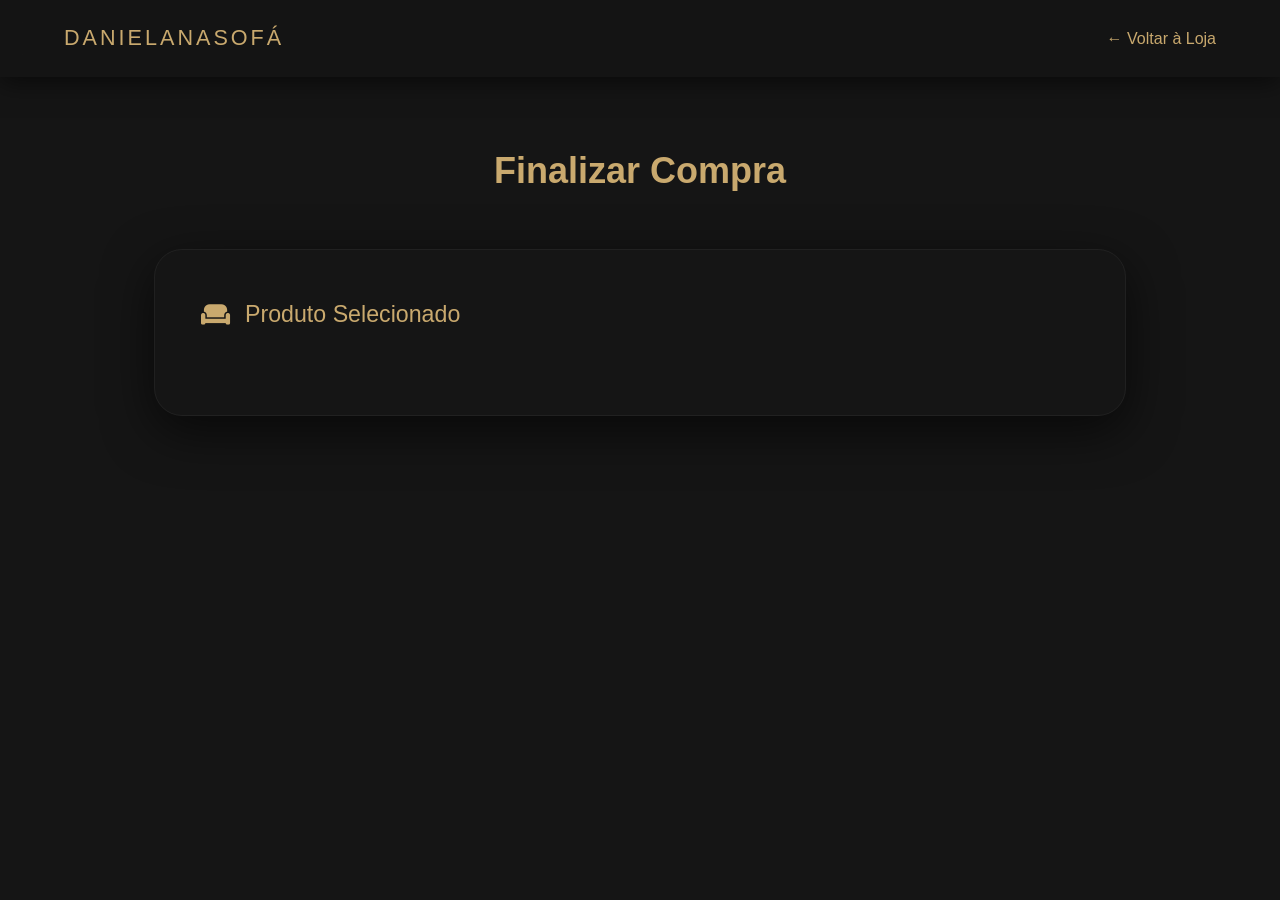
<file: comprar.html>
<!DOCTYPE html>
<html lang="pt-AO">
<head>
  <meta charset="UTF-8">
  <meta name="viewport" content="width=device-width, initial-scale=1.0">
  <title>DANIELANASOFÁ | Finalizar Compra</title>
  <link href="https://fonts.googleapis.com/css2?family=Playfair+Display:wght@400;700&family=Inter:wght@300;400;500;600&display=swap" rel="stylesheet">
  <link rel="stylesheet" href="https://cdnjs.cloudflare.com/ajax/libs/font-awesome/6.6.0/css/all.min.css">
  <link rel="stylesheet" href="styles/comprar.css">
  <script src="scripts/comprar.js" defer></script>
</head>
<body>

  <nav class="navbar">
    <div class="logo"><h2>DANIELANASOFÁ</h2></div>
    <a href="index.html" class="back-store">← Voltar à Loja</a>
  </nav>

  <div class="container">
    <h1 class="title">Finalizar Compra</h1>

    <div id="alertBox" class="alert alert-error"></div>

    <div class="step" id="productStep">
      <div class="step-title"><i class="fas fa-couch"></i> Produto Selecionado</div>
      <div id="summaryBox"></div>
    </div>

    <div class="step" id="methodStep" style="display:none;">
      <div class="step-title"><i class="fas fa-wallet"></i> Método de Aquisição</div>
      <div class="method-selector">
        <div class="method-btn" id="remoteBtn" onclick="selectMethod('remote')">
          <i class="fas fa-truck"></i> Pagamento na Entrega
        </div>
        <div class="method-btn" id="localBtn" onclick="selectMethod('local')">
          <i class="fas fa-credit-card"></i> Comprar Agora
        </div>
      </div>
      <div id="paymentMethods" class="payment-methods">
        <div class="payment-card" onclick="selectPayment(this, 'transfer')"><i class="fas fa-university"></i><br>Transferência</div>
        <div class="payment-card" onclick="selectPayment(this, 'multicaixa')"><i class="fas fa-mobile-alt"></i><br>Express</div>
        <div class="payment-card" onclick="selectPayment(this, 'unitel')"><i class="fas fa-money-bill-wave"></i><br>Unitel Money</div>
        <div class="payment-card" onclick="selectPayment(this, 'paypay')"><i class="fas fa-coins"></i><br>PayPay</div>
      </div>
      <div id="paymentDetails" class="payment-info"></div>
    </div>

    <div class="step" id="formStep" style="display:none;">
      <div class="step-title"><i class="fas fa-address-card"></i> Dados de Faturação</div>
      <form id="checkoutForm" onsubmit="submitToWhatsApp(event)">
        <div class="form-grid">
          <div class="form-group">
            <label><i class="fas fa-user"></i> Nome Completo *</label>
            <input type="text" id="nome" required>
          </div>
          <div class="form-group">
            <label><i class="fab fa-whatsapp"></i> WhatsApp / Telefone *</label>
            <input type="tel" id="telefone" required>
          </div>
          <div class="form-group">
            <label><i class="fas fa-envelope"></i> E-mail *</label>
            <input type="email" id="email" required>
          </div>
          <div class="form-group">
            <label><i class="fas fa-id-card"></i> NIF / Número de BI *</label>
            <input type="text" id="nif" required>
          </div>
          <div id="addressFields" style="display: none; grid-column: 1 / -1;">
            <div class="form-group">
              <label><i class="fas fa-map-marked-alt"></i> Morada Completa *</label>
              <textarea id="endereco" rows="3"></textarea>
            </div>
          </div>
          <div class="form-group" style="grid-column: 1 / -1;">
            <label><i class="fas fa-pen-nib"></i> Notas</label>
            <textarea id="observacoes" rows="2"></textarea>
          </div>
        </div>
        <button type="submit" class="submit-btn">
          <i class="fab fa-whatsapp"></i> Confirmar Pedido
        </button>
      </form>
    </div>
  </div>
</body>
</html>
</file>
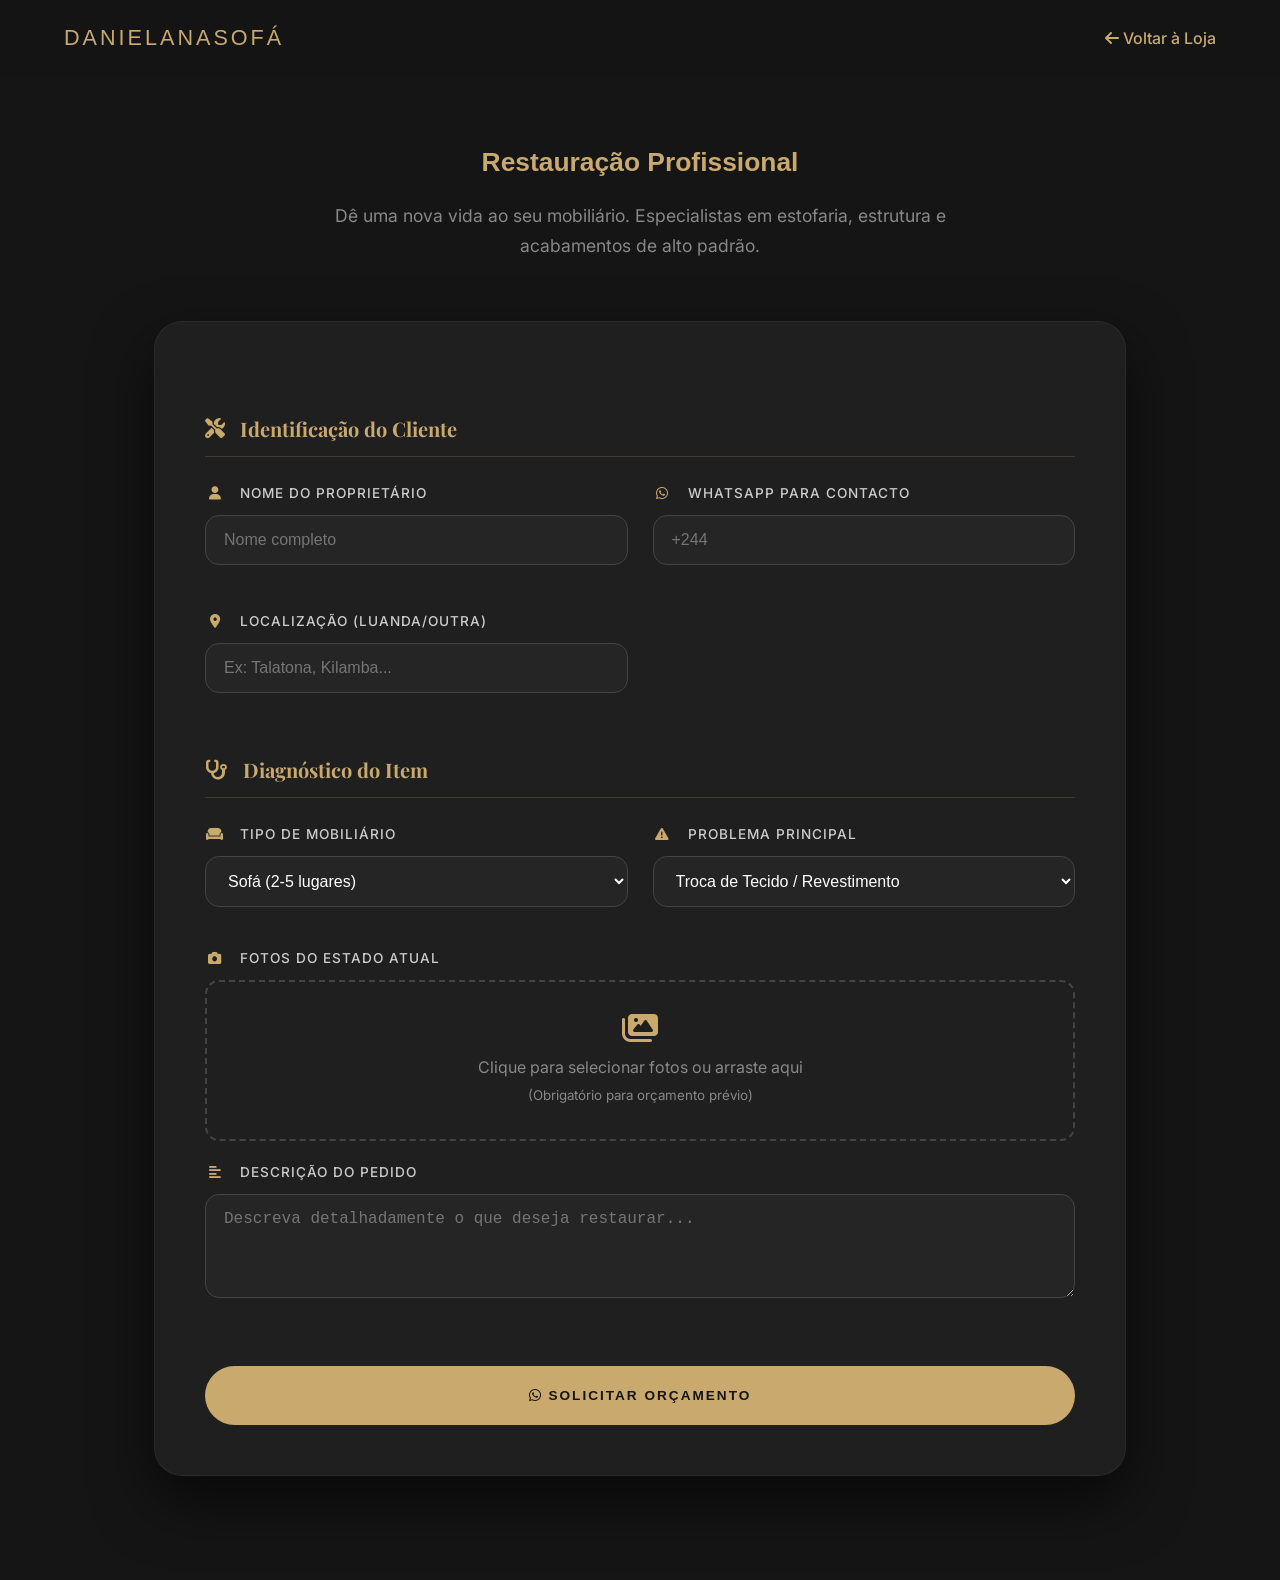
<file: conserto.html>
<!DOCTYPE html>
<html lang="pt-AO">

<head>
  <meta charset="UTF-8">
  <meta name="viewport" content="width=device-width, initial-scale=1.0">
  <title>DANIELANASOFÁ | Restauração & Conserto</title>
  <link
    href="https://fonts.googleapis.com/css2?family=Playfair+Display:wght@400;700&family=Inter:wght@300;400;500;600&display=swap"
    rel="stylesheet">
  <link rel="stylesheet" href="https://cdnjs.cloudflare.com/ajax/libs/font-awesome/6.6.0/css/all.min.css">
  <link rel="stylesheet" href="styles/conserto.css">
  <script src="scripts/conserto.js" defer></script>
</head>

<body>

  <nav class="navbar">
    <div class="logo">
      <h2>DANIELANASOFÁ</h2>
    </div>
    <a href="index.html" style="color:var(--gold); text-decoration:none; font-weight:500;">
      <i class="fas fa-arrow-left"></i> Voltar à Loja
    </a>
  </nav>

  <div class="container">
    <div class="header-text">
      <h1 class="title">Restauração Profissional</h1>
      <p class="subtitle">Dê uma nova vida ao seu mobiliário. Especialistas em estofaria, estrutura e acabamentos de
        alto padrão.</p>
    </div>

    <div class="conserto-card">
      <form id="consertoForm" onsubmit="enviarPedido(event)">

        <div class="section-header">
          <h3><i class="fas fa-tools"></i> Identificação do Cliente</h3>
        </div>
        <div class="form-grid">
          <div class="form-group">
            <label><i class="fas fa-user"></i> Nome do Proprietário</label>
            <input type="text" id="nome" placeholder="Nome completo" required>
          </div>
          <div class="form-group">
            <label><i class="fab fa-whatsapp"></i> WhatsApp para Contacto</label>
            <input type="tel" id="telefone" placeholder="+244" required>
          </div>
          <div class="form-group">
            <label><i class="fas fa-map-marker-alt"></i> Localização (Luanda/Outra)</label>
            <input type="text" id="local" placeholder="Ex: Talatona, Kilamba..." required>
          </div>
        </div>

        <div class="section-header">
          <h3><i class="fas fa-stethoscope"></i> Diagnóstico do Item</h3>
        </div>
        <div class="form-grid">
          <div class="form-group">
            <label><i class="fas fa-couch"></i> Tipo de Mobiliário</label>
            <select id="tipo">
              <option value="Sofá">Sofá (2-5 lugares)</option>
              <option value="Poltrona">Poltrona</option>
              <option value="Cadeira de Jantar">Cadeiras de Jantar (Conjunto)</option>
              <option value="Cabeceira">Cabeceira de Cama</option>
              <option value="Outro">Outro Mobiliário Estofado</option>
            </select>
          </div>
          <div class="form-group">
            <label><i class="fas fa-exclamation-triangle"></i> Problema Principal</label>
            <select id="problema">
              <option value="Estofamento/Tecido">Troca de Tecido / Revestimento</option>
              <option value="Espuma/Conforto">Substituição de Espuma (Afundamento)</option>
              <option value="Estrutura/Madeira">Reparo na Estrutura de Madeira</option>
              <option value="Molas/Cintas">Conserto de Molas ou Cintas</option>
            </select>
          </div>
        </div>

        <div class="form-group full-width" style="margin-top: 20px;">
          <label><i class="fas fa-camera"></i> Fotos do Estado Atual</label>
          <div class="upload-box"
            onclick="alert('Funcionalidade de upload: Anexe as fotos diretamente no WhatsApp para uma avaliação precisa.')">
            <i class="fas fa-images"></i>
            <p>Clique para selecionar fotos ou arraste aqui</p>
            <small>(Obrigatório para orçamento prévio)</small>
          </div>
        </div>

        <div class="form-group full-width">
          <label><i class="fas fa-align-left"></i> Descrição do Pedido</label>
          <textarea id="descricao" rows="4" placeholder="Descreva detalhadamente o que deseja restaurar..."></textarea>
        </div>

        <button type="submit" class="submit-btn">
          <i class="fab fa-whatsapp"></i> Solicitar Orçamento
        </button>
      </form>
    </div>
  </div>

</body>

</html>
</file>
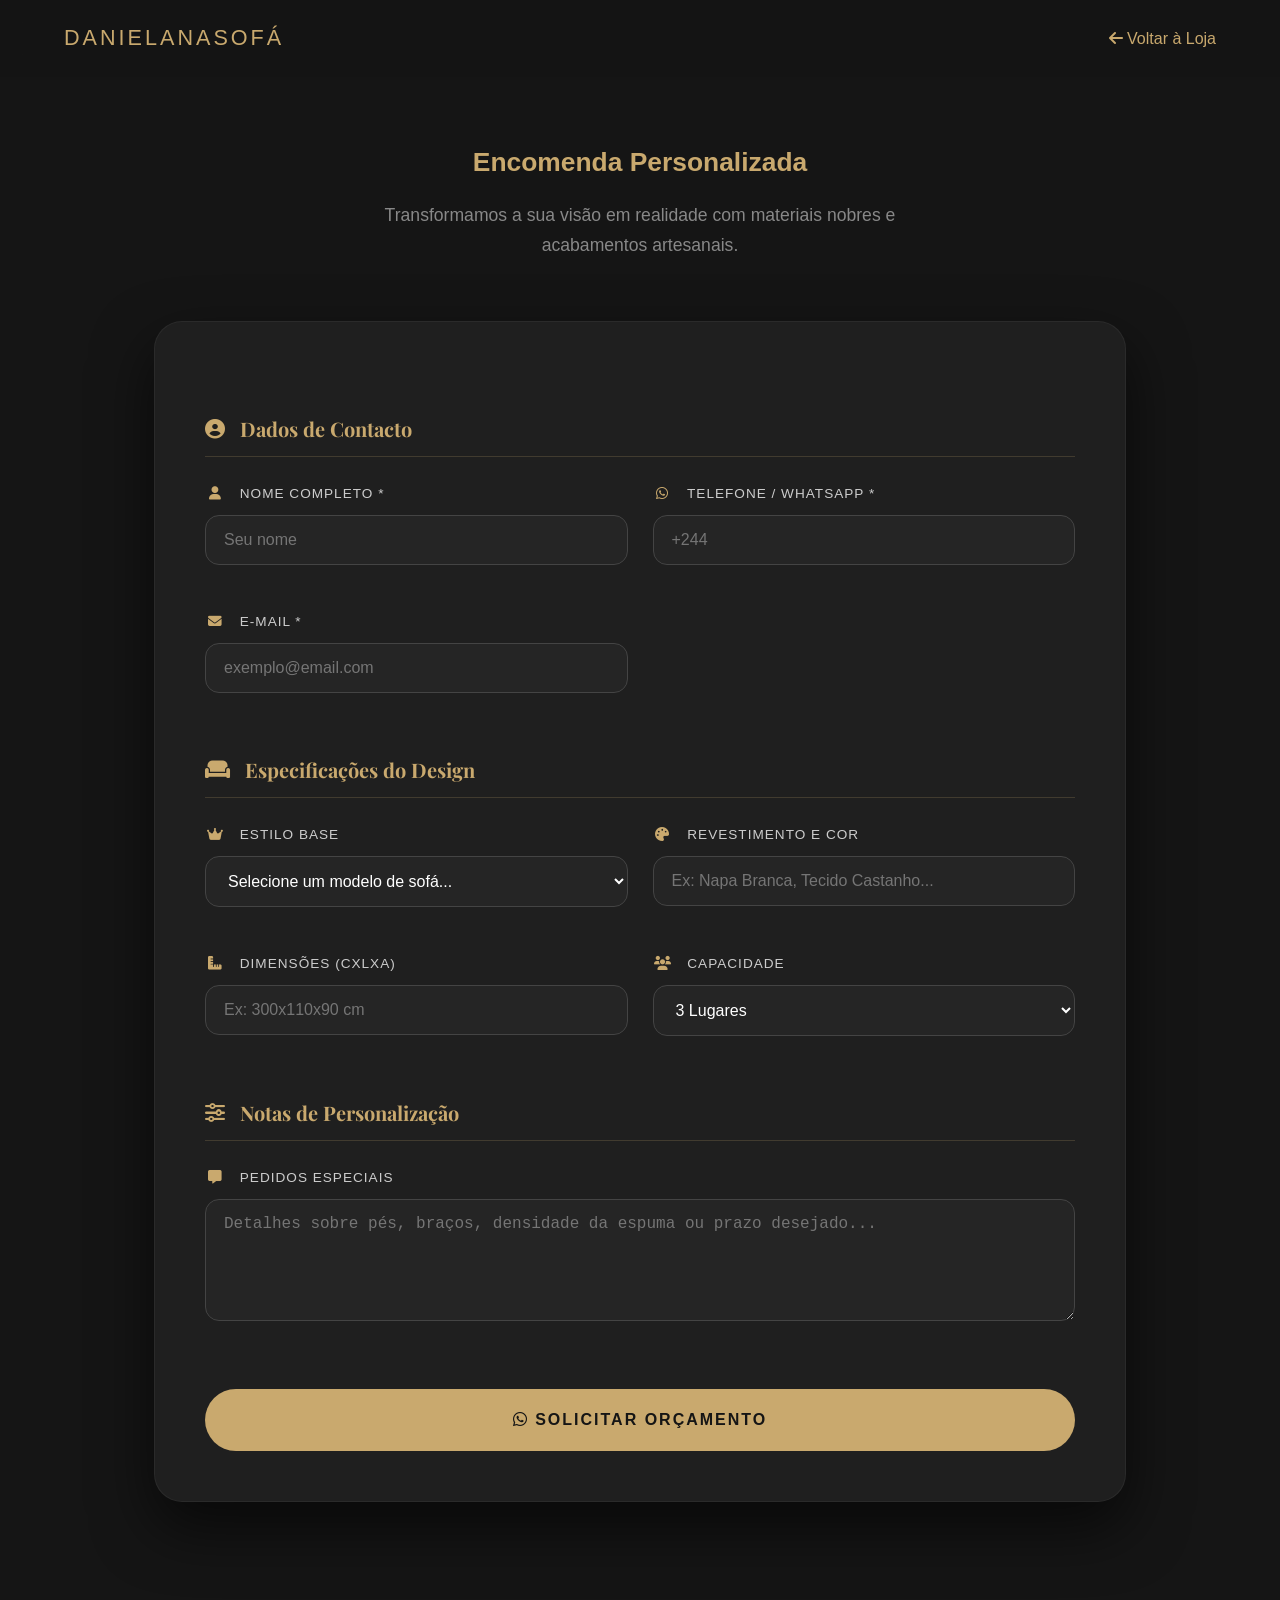
<file: encomendar.html>
<!DOCTYPE html>
<html lang="pt-AO">
<head>
  <meta charset="UTF-8">
  <meta name="viewport" content="width=device-width, initial-scale=1.0">
  <title>DANIELANASOFÁ | Personalização Premium</title>
  <link href="https://fonts.googleapis.com/css2?family=Playfair+Display:wght@400;700&family=Inter:wght@300;400;500;600&display=swap" rel="stylesheet">
  <link rel="stylesheet" href="https://cdnjs.cloudflare.com/ajax/libs/font-awesome/6.6.0/css/all.min.css">
  <link rel="stylesheet" href="styles/encomendar.css">
  <script src="scripts/encomendar.js" defer></script>
</head>
<body>

  <nav class="navbar">
    <div class="logo"><h2>DANIELANASOFÁ</h2></div>
    <a href="index.html" style="color:var(--gold); text-decoration:none; font-weight:500;">
      <i class="fas fa-arrow-left"></i> Voltar à Loja
    </a>
  </nav>

  <div class="container">
    <div class="header-text">
      <h1 class="title">Encomenda Personalizada</h1>
      <p class="subtitle">Transformamos a sua visão em realidade com materiais nobres e acabamentos artesanais.</p>
    </div>

    <div class="encomenda-form">
      <form id="encomendaForm" onsubmit="enviarEncomenda(event)">
        
        <div class="section-header">
          <h3><i class="fas fa-user-circle"></i> Dados de Contacto</h3>
        </div>
        <div class="form-grid">
          <div class="form-group">
            <label><i class="fas fa-user"></i> Nome Completo *</label>
            <input type="text" id="nome" placeholder="Seu nome" required>
          </div>
          <div class="form-group">
            <label><i class="fab fa-whatsapp"></i> Telefone / WhatsApp *</label>
            <input type="tel" id="telefone" placeholder="+244" required>
          </div>
          <div class="form-group">
            <label><i class="fas fa-envelope"></i> E-mail *</label>
            <input type="email" id="email" placeholder="exemplo@email.com" required>
          </div>
        </div>

        <div class="section-header">
          <h3><i class="fas fa-couch"></i> Especificações do Design</h3>
        </div>
        <div class="form-grid">
          <div class="form-group">
            <label><i class="fas fa-crown"></i> Estilo Base</label>
            <select id="modelo">
              <option value="">Selecione um modelo de sofá...</option>
              <option value="Imperial Velvet">Modelo Greendaily</option>
              <option value="Luxe Leather">Modelo Cheterfield</option>
              <option value="Modern Minimal">Modelo Chrysalis</option>
              <option value="Royal Chesterfield">Modelo Royal Honour</option>
              <option value="Cloud Comfort">Modelo Obsidina</option>
              <option value="Personalizado">Design Totalmente Único</option>
            </select>
          </div>
          <div class="form-group">
            <label><i class="fas fa-palette"></i> Revestimento e Cor</label>
            <input type="text" id="cor" placeholder="Ex: Napa Branca, Tecido Castanho...">
          </div>
          <div class="form-group">
            <label><i class="fas fa-ruler-combined"></i> Dimensões (CxLxA)</label>
            <input type="text" id="dimensoes" placeholder="Ex: 300x110x90 cm">
          </div>
          <div class="form-group">
            <label><i class="fas fa-users"></i> Capacidade</label>
            <select id="lugares">
              <option value="2">2 Lugares</option>
              <option value="3" selected>3 Lugares</option>
              <option value="4">4 Lugares</option>
              <option value="5">5 Lugares ou mais</option>
            </select>
          </div>
        </div>

        <div class="section-header">
          <h3><i class="fas fa-sliders-h"></i> Notas de Personalização</h3>
        </div>
        <div class="form-group full-width">
          <label><i class="fas fa-comment-alt"></i> Pedidos Especiais</label>
          <textarea id="observacoes" rows="5" placeholder="Detalhes sobre pés, braços, densidade da espuma ou prazo desejado..."></textarea>
        </div>

        <button type="submit" class="submit-btn">
          <i class="fab fa-whatsapp"></i> Solicitar Orçamento
        </button>
      </form>

      <div id="successMessage" class="success-message">
        <h3><i class="fas fa-check-circle"></i> Pedido Processado!</h3>
        <p>A sua solicitação foi enviada. A nossa equipa entrará em contacto em breve.</p>
      </div>
    </div>
  </div>
</body>
</html>
</file>
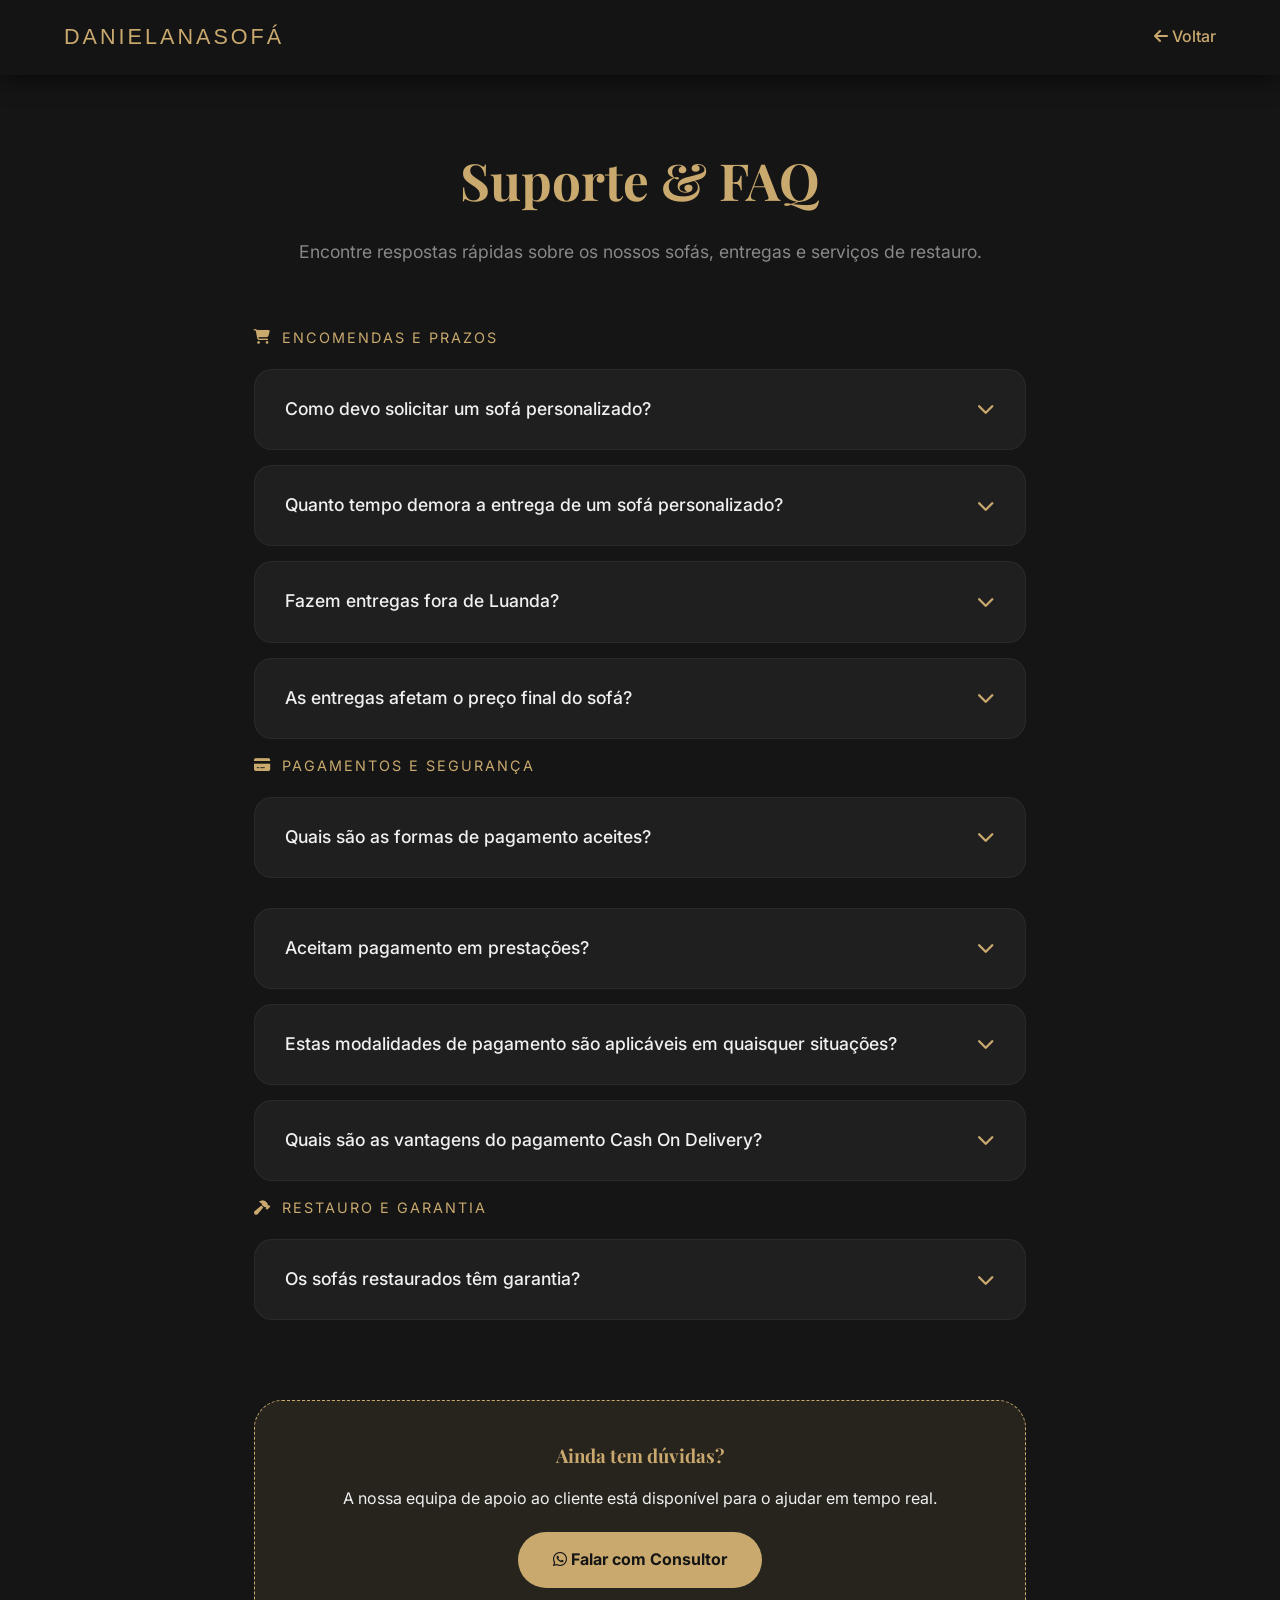
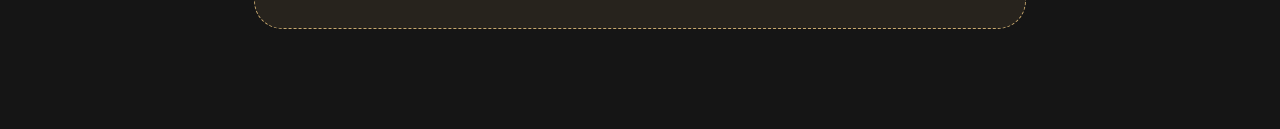
<file: faqs.html>
<!DOCTYPE html>
<html lang="pt-AO">

<head>
  <meta charset="UTF-8">
  <meta name="viewport" content="width=device-width, initial-scale=1.0">
  <title>DANIELANASOFÁ | Perguntas Frequentes</title>
  <link
    href="https://fonts.googleapis.com/css2?family=Playfair+Display:wght@400;700&family=Inter:wght@300;400;500;600&display=swap"
    rel="stylesheet">
  <link rel="stylesheet" href="https://cdnjs.cloudflare.com/ajax/libs/font-awesome/6.6.0/css/all.min.css">
  <link rel="stylesheet" href="styles/faqs.css">
  <script src="scripts/faqs.js" defer></script>
</head>

<body>

  <nav class="navbar">
    <div class="logo">
      <h2>DANIELANASOFÁ</h2>
    </div>
    <a href="index.html" style="color:var(--gold); text-decoration:none; font-weight:500;">
      <i class="fas fa-arrow-left"></i> Voltar
    </a>
  </nav>

  <div class="container">
    <div class="header-text">
      <h1 class="title">Suporte & FAQ</h1>
      <p class="subtitle">Encontre respostas rápidas sobre os nossos sofás, entregas e serviços de restauro.</p>
    </div>

    <div class="faq-section">
      <div class="faq-category"><i class="fas fa-shopping-cart"></i> Encomendas e Prazos</div>

      <div class="faq-item">
        <div class="faq-question">
          Como devo solicitar um sofá personalizado?
          <i class="fas fa-chevron-down toggle-icon"></i>
        </div>
        <div class="faq-answer">
          Para solicitar um sofá personalizado, primeiro acesse o menu (ícone de três barras na página inicial do site)
          e selecione a opção <b>Encomendar</b>. Em seguida, preencha o formulário de acordo com as suas preferências e
          clique no botão ao final da página. Assim que a mensagem for recebida via WhatsApp, o seu pedido será
          confirmado em até 30 minutos por meio de ligação ou e-mail.
        </div>
      </div>

      <div class="faq-item">
        <div class="faq-question">
          Quanto tempo demora a entrega de um sofá personalizado?
          <i class="fas fa-chevron-down toggle-icon"></i>
        </div>
        <div class="faq-answer">
          O prazo médio para fabrico e entrega de modelos personalizados é de 15 a 21 dias úteis, dependendo da
          complexidade do design e disponibilidade do tecido selecionado.
        </div>
      </div>

      <div class="faq-item">
        <div class="faq-question">
          Fazem entregas fora de Luanda?
          <i class="fas fa-chevron-down toggle-icon"></i>
        </div>
        <div class="faq-answer">
          Sim, realizamos envios para todas as províncias de Angola via transportadoras parceiras. Para as províncias de
          Benguela e Huambo, temos rotas mensais com condições especiais de montagem.
        </div>
      </div>

      <div class="faq-item">
        <div class="faq-question">
          As entregas afetam o preço final do sofá?
          <i class="fas fa-chevron-down toggle-icon"></i>
        </div>
        <div class="faq-answer">
          Sim, as entregas — tanto dentro quanto fora de Luanda — afetam o preço final do sofá.
        </div>
      </div>

      <div class="faq-section">
        <div class="faq-category"><i class="fas fa-credit-card"></i> Pagamentos e Segurança</div>

        <div class="faq-item">
          <div class="faq-question">
            Quais são as formas de pagamento aceites?
            <i class="fas fa-chevron-down toggle-icon"></i>
          </div>
          <div class="faq-answer">
            Aceitamos Transferência Bancária (IBAN), Multicaixa Express, Unitel Money e PayPay. Para encomendas
            personalizadas, solicitamos um sinal de 50% para início da produção.
          </div>
        </div>
      </div>

      <div class="faq-item">
        <div class="faq-question">
          Aceitam pagamento em prestações?
          <i class="fas fa-chevron-down toggle-icon"></i>
        </div>
        <div class="faq-answer">
          Sim, aceitamos pagamento em prestações. Para compras diretas, o valor de entrada é de 70% se o pagamento for
          feito em duas parcelas. Caso opte por três parcelas, a entrada será de 50%, sendo o restante liquidado no ato
          do levantamento.
        </div>
      </div>

      <div class="faq-item">
        <div class="faq-question">
          Estas modalidades de pagamento são aplicáveis em quaisquer situações?
          <i class="fas fa-chevron-down toggle-icon"></i>
        </div>
        <div class="faq-answer">
          As modalidades de pagamento — Multicaixa Express, Transferência Bancária, Unitel Money ou PayPay Angola — são
          aplicáveis tanto em compras presenciais quanto à distância. Ressalta-se que, para compras à distância, a
          modalidade padrão é o 'Cash on Delivery' (Pagamento na Entrega), uma opção mais segura, visto que o pagamento
          é realizado apenas no ato da entrega da encomenda.
        </div>
      </div>

      <div class="faq-item">
        <div class="faq-question">
          Quais são as vantagens do pagamento Cash On Delivery?
          <i class="fas fa-chevron-down toggle-icon"></i>
        </div>
        <div class="faq-answer">
          Este método oferece três benefícios principais para a sua segurança e comodidade:<br>
          •Risco Zero: Você só paga quando o sofá chegar à sua porta, eliminando qualquer insegurança sobre a
          entrega.<br>
          •Conferência Imediata: É possível verificar o produto antes de realizar o pagamento, garantindo que tudo está
          conforme o pedido.<br>
          ​•Sem Burocracia: Não precisa de enviar comprovativos antecipados; basta ter o valor disponível (via
          Multicaixa Express ou numerário) no ato da entrega.<br>
        </div>
      </div>

      <div class="faq-section">
        <div class="faq-category"><i class="fas fa-hammer"></i> Restauro e Garantia</div>

        <div class="faq-item">
          <div class="faq-question">
            Os sofás restaurados têm garantia?
            <i class="fas fa-chevron-down toggle-icon"></i>
          </div>
          <div class="faq-answer">
            Sim. Todos os nossos serviços de restauro estrutural têm garantia de 12 meses. A garantia cobre a estrutura
            e as costuras, não incluindo desgaste natural do tecido ou uso indevido.
          </div>
        </div>
      </div>

      <div class="contact-cta">
        <h3>Ainda tem dúvidas?</h3>
        <p>A nossa equipa de apoio ao cliente está disponível para o ajudar em tempo real.</p>
        <a href="https://wa.me/244921484506" class="btn-support">
          <i class="fab fa-whatsapp"></i> Falar com Consultor
        </a>
      </div>
    </div>
</body>

</html>
</file>
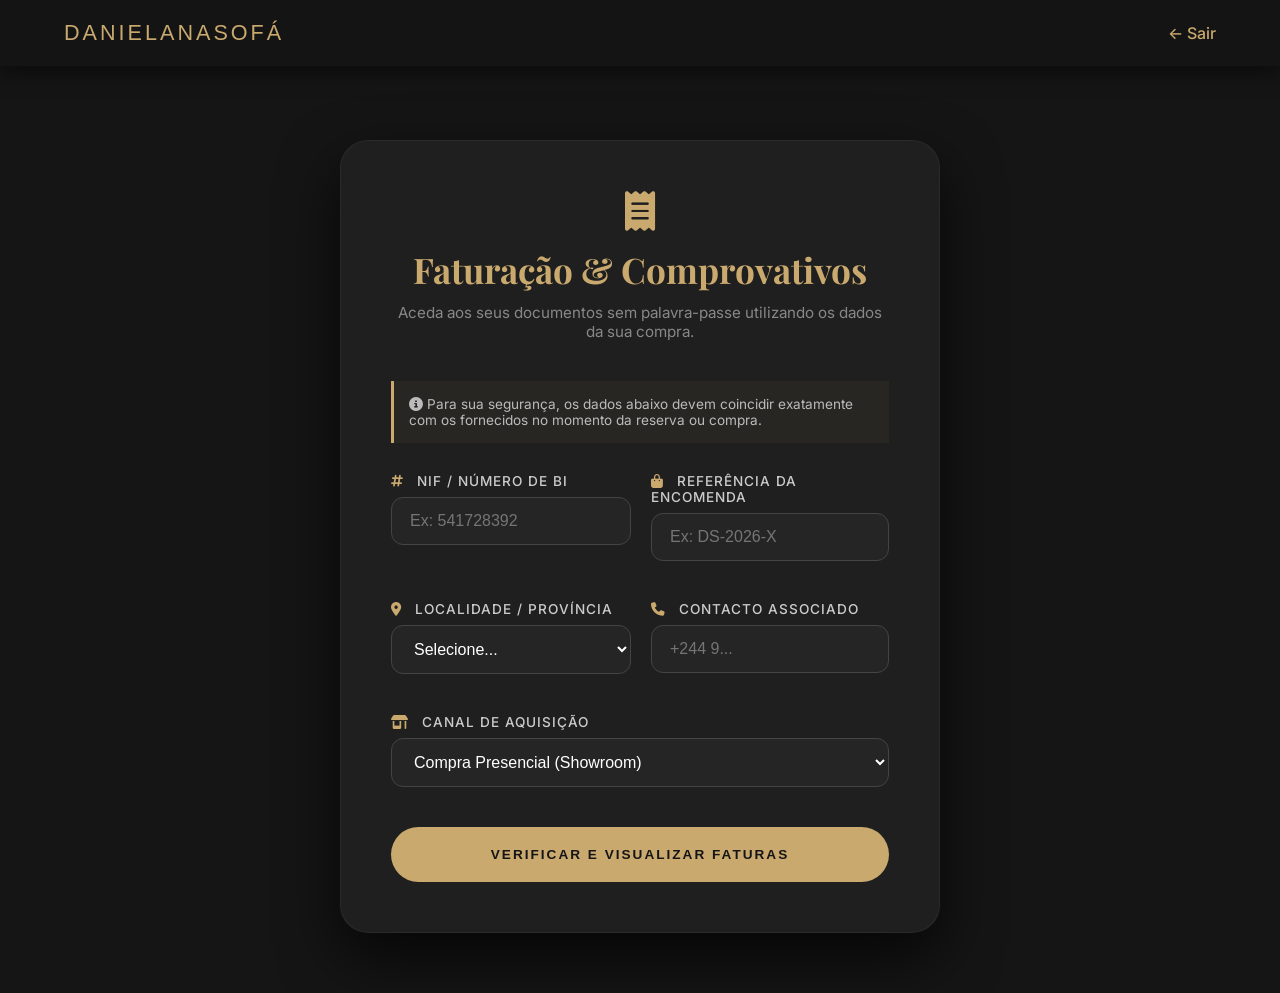
<file: login_de_faturacao.html>
<!DOCTYPE html>
<html lang="pt-AO">
<head>
  <meta charset="UTF-8">
  <meta name="viewport" content="width=device-width, initial-scale=1.0">
  <title>DANIELANASOFÁ | Portal de Faturação</title>
  <link href="https://fonts.googleapis.com/css2?family=Playfair+Display:wght@400;700&family=Inter:wght@300;400;500;600&display=swap" rel="stylesheet">
  <link rel="stylesheet" href="https://cdnjs.cloudflare.com/ajax/libs/font-awesome/6.6.0/css/all.min.css">
  <link rel="stylesheet" href="styles/login_de_faturacao.css">
  <script src="scripts/login_de_faturacao.js" defer></script>
</head>
<body>

  <nav class="navbar">
    <div class="logo"><h2>DANIELANASOFÁ</h2></div>
    <a href="index.html" style="color:var(--gold); text-decoration:none; font-weight:500;">← Sair</a>
  </nav>

  <div class="login-container">
    <div class="login-card">
      <div class="login-header">
        <i class="fas fa-receipt"></i>
        <h1>Faturação & Comprovativos</h1>
        <p>Aceda aos seus documentos sem palavra-passe utilizando os dados da sua compra.</p>
      </div>

      <div class="info-box">
        <i class="fas fa-info-circle"></i> Para sua segurança, os dados abaixo devem coincidir exatamente com os fornecidos no momento da reserva ou compra.
      </div>

      <form id="faturacaoForm">
        <div class="form-grid">
          <div class="form-group">
            <label><i class="fas fa-hashtag"></i> NIF / Número de BI</label>
            <input type="text" placeholder="Ex: 541728392" required>
          </div>
          
          <div class="form-group">
            <label><i class="fas fa-shopping-bag"></i> Referência da Encomenda</label>
            <input type="text" placeholder="Ex: DS-2026-X" required>
          </div>

          <div class="form-group">
            <label><i class="fas fa-map-marker-alt"></i> Localidade / Província</label>
            <select required>
              <option value="">Selecione...</option>
              <option value="Luanda">Luanda</option>
              <option value="Benguela">Benguela</option>
              <option value="Huambo">Huambo</option>
              <option value="Outra">Outra (Envio Nacional)</option>
            </select>
          </div>

          <div class="form-group">
            <label><i class="fas fa-phone"></i> Contacto Associado</label>
            <input type="tel" placeholder="+244 9..." required>
          </div>

          <div class="form-group full-width">
            <label><i class="fas fa-store-alt"></i> Canal de Aquisição</label>
            <select required>
              <option value="presencial">Compra Presencial (Showroom)</option>
              <option value="distancia">Compra à Distância (WhatsApp / Online)</option>
              <option value="personalizado">Encomenda Sob Medida</option>
            </select>
          </div>
        </div>

        <button type="submit" class="login-btn">
          Verificar e Visualizar Faturas
        </button>
      </form>
    </div>
  </div>

</body>
</html>
</file>
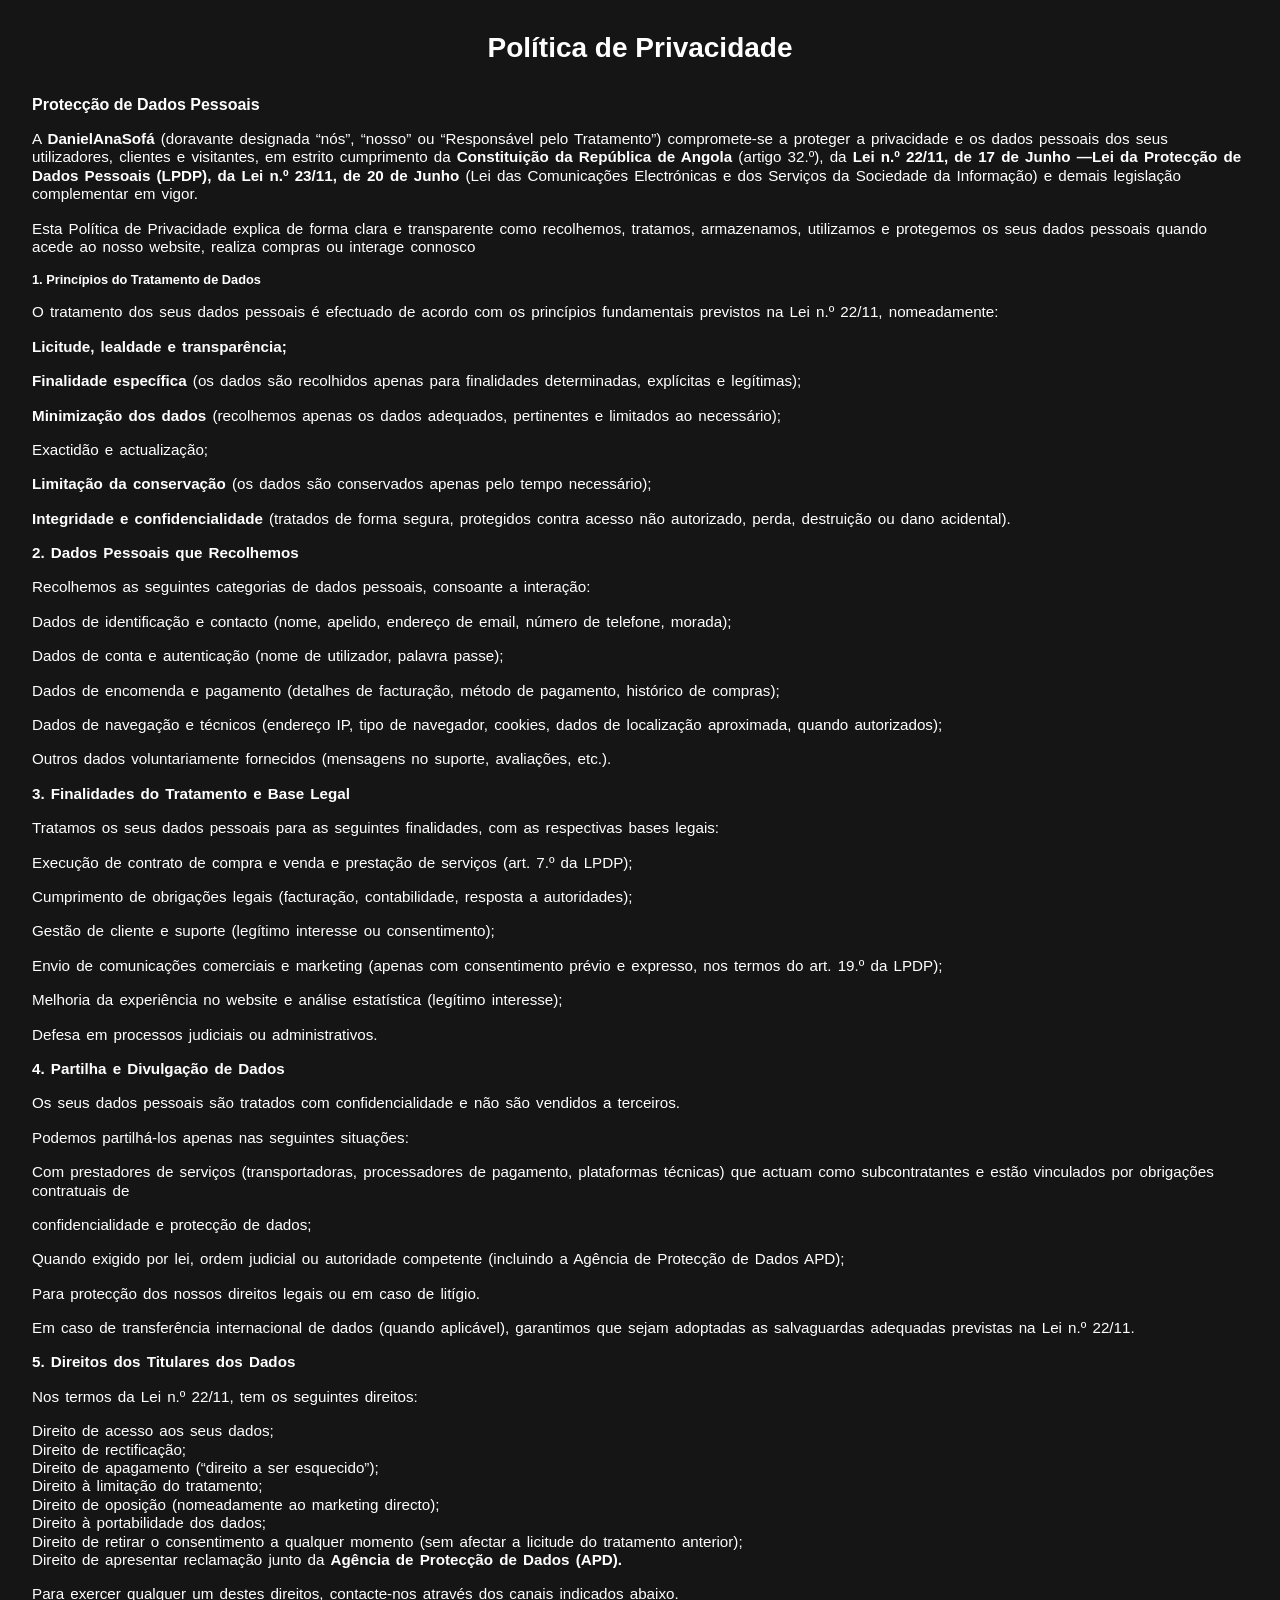
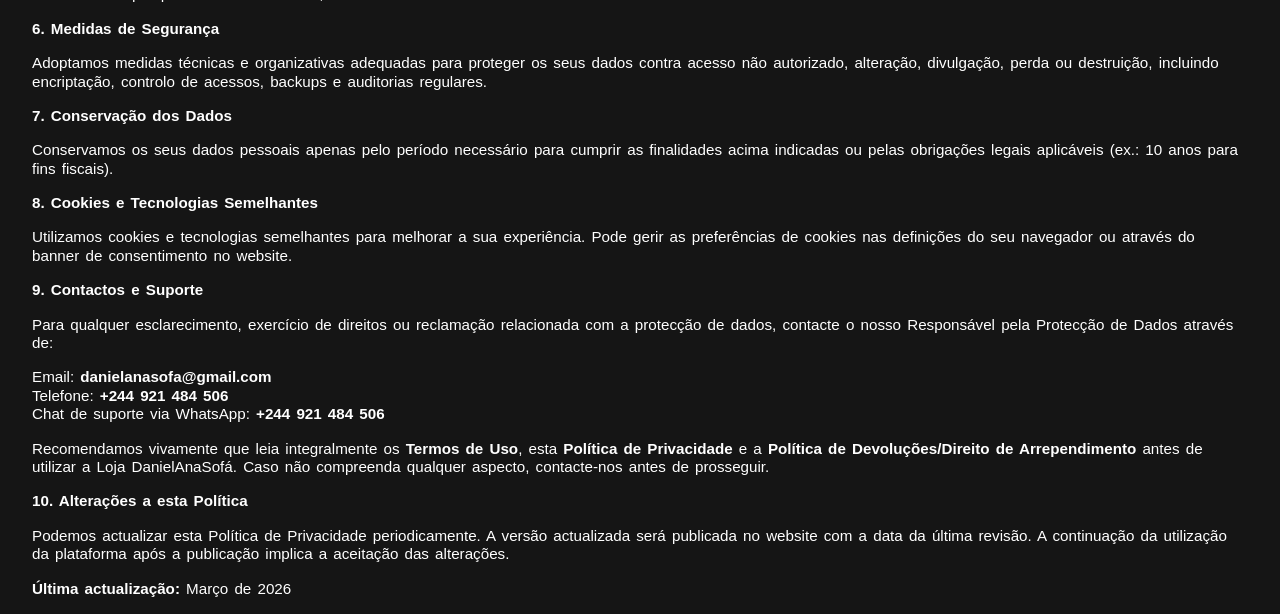
<file: Politica_de_Privacidade.html>
<!DOCTYPE html>
<html lang="pt-AO">

<head>
    <meta charset="UTF-8">
    <title>Política de Privacidade</title>
    <meta name="viewport" content="width=device-width, initial-scale=1.0">
    <meta name="description" content="">
    <meta name="robots" content="index, follow">
    <link rel="stylesheet" href="styles/termos.css">
</head>

<body>
    <main class="page-content">
        <h1>Política de Privacidade</h1>
        <h2>Protecção de Dados Pessoais</h2>
        <p>A <b>DanielAnaSofá</b> (doravante designada “nós”, “nosso” ou
            “Responsável pelo Tratamento”) compromete-se a proteger a
            privacidade e os dados pessoais dos seus utilizadores, clientes e
            visitantes, em estrito cumprimento da <b>Constituição da
                República de Angola</b> (artigo 32.º), da <b>Lei n.º 22/11, de 17 de
                Junho —Lei da Protecção de Dados Pessoais (LPDP), da Lei
                n.º 23/11, de 20 de Junho</b> (Lei das Comunicações Electrónicas
            e dos Serviços da Sociedade da Informação) e demais legislação
            complementar em vigor.</p>

        <p>Esta Política de Privacidade explica de forma clara e
            transparente como recolhemos, tratamos, armazenamos,
            utilizamos e protegemos os seus dados pessoais quando acede ao
            nosso website, realiza compras ou interage connosco</p>
        <h3>1. Princípios do Tratamento de Dados</h3>
        <p>O tratamento dos seus dados pessoais é efectuado de acordo com
            os princípios fundamentais previstos na Lei n.º 22/11,
            nomeadamente:</p>
        <p><b>Licitude, lealdade e transparência;</b></p>
        <p><b>Finalidade específica</b> (os dados são recolhidos apenas para
            finalidades determinadas, explícitas e legítimas);</p>
        <p><b>Minimização dos dados</b> (recolhemos apenas os dados
            adequados, pertinentes e limitados ao necessário);</p>
        <p>Exactidão e actualização;</p>
        <p><b>Limitação da conservação</b> (os dados são conservados apenas
            pelo tempo necessário);</p>
        <p><b>Integridade e confidencialidade</b> (tratados de forma segura,
            protegidos contra acesso não autorizado, perda, destruição ou
            dano acidental).</p>
        <p><b>2. Dados Pessoais que Recolhemos</b></p>
        <p>Recolhemos as seguintes categorias de dados pessoais,
            consoante a interação:</p>
        <p>Dados de identificação e contacto (nome, apelido, endereço de
            email, número de telefone, morada);</p>
        <p>Dados de conta e autenticação (nome de utilizador, palavra
            passe);</p>
        <p>Dados de encomenda e pagamento (detalhes de facturação,
            método de pagamento, histórico de compras);</p>
        <p>Dados de navegação e técnicos (endereço IP, tipo de navegador,
            cookies, dados de localização aproximada, quando autorizados);</p>
        <p>Outros dados voluntariamente fornecidos (mensagens no
            suporte, avaliações, etc.).</p>
        <p><b>3. Finalidades do Tratamento e Base Legal
            </b></p>
        <p>Tratamos os seus dados pessoais para as seguintes finalidades,
            com as respectivas bases legais:</p>
        <p>Execução de contrato de compra e venda e prestação de serviços
            (art. 7.º da LPDP);</p>
        <p>Cumprimento de obrigações legais (facturação, contabilidade,
            resposta a autoridades);</p>
        <p>Gestão de cliente e suporte (legítimo interesse ou
            consentimento);</p>
        <p>Envio de comunicações comerciais e marketing (apenas com
            consentimento prévio e expresso, nos termos do art. 19.º da
            LPDP);</p>
        <p>Melhoria da experiência no website e análise estatística
            (legítimo interesse);</p>
        <p>Defesa em processos judiciais ou administrativos.</p>
        <p><b>4. Partilha e Divulgação de Dados</b></p>
        <p>Os seus dados pessoais são tratados com confidencialidade e não
            são vendidos a terceiros.</p>
        <p>Podemos partilhá-los apenas nas seguintes situações:
        </p>
        <p>Com prestadores de serviços (transportadoras, processadores de
            pagamento, plataformas técnicas) que actuam como
            subcontratantes e estão vinculados por obrigações contratuais de</p>
        <p>confidencialidade e protecção de dados;</p>
        <p>Quando exigido por lei, ordem judicial ou autoridade
            competente (incluindo a Agência de Protecção de Dados
            APD);</p>
        <p>Para protecção dos nossos direitos legais ou em caso de litígio.
        </p>
        <p>Em caso de transferência internacional de dados (quando
            aplicável), garantimos que sejam adoptadas as salvaguardas
            adequadas previstas na Lei n.º 22/11.</p>
        <p><b>5. Direitos dos Titulares dos Dados</b></p>
        <p>Nos termos da Lei n.º 22/11, tem os seguintes direitos:
        </p>
        <p>Direito de acesso aos seus dados;<br>
            Direito de rectificação;<br>
            Direito de apagamento (“direito a ser esquecido”);<br>
            Direito à limitação do tratamento;<br>
            Direito de oposição (nomeadamente ao marketing directo);<br>
            Direito à portabilidade dos dados;<br>
            Direito de retirar o consentimento a qualquer momento (sem
            afectar a licitude do tratamento anterior);<br>
            Direito de apresentar reclamação junto da <b>Agência de
                Protecção de Dados (APD).</b><br>
        <p>Para exercer qualquer um destes direitos, contacte-nos através
            dos canais indicados abaixo.</p>
        </p>
        <p><b>6. Medidas de Segurança</b></p>
        <p>Adoptamos medidas técnicas e organizativas adequadas para
            proteger os seus dados contra acesso não autorizado, alteração,
            divulgação, perda ou destruição, incluindo encriptação, controlo
            de acessos, backups e auditorias regulares.</p>
        <p><b>7. Conservação dos Dados</b></p>
        <p>
            Conservamos os seus dados pessoais apenas pelo período
            necessário para cumprir as finalidades acima indicadas ou pelas
            obrigações legais aplicáveis (ex.: 10 anos para fins fiscais).
        </p>
        <p><b>8. Cookies e Tecnologias Semelhantes</b></p>
        <p>Utilizamos cookies e tecnologias semelhantes para melhorar a
            sua experiência. Pode gerir as preferências de cookies nas
            definições do seu navegador ou através do banner de
            consentimento no website.</p>
        <p><b>9. Contactos e Suporte
            </b></p>
        <p>Para qualquer esclarecimento, exercício de direitos ou
            reclamação relacionada com a protecção de dados, contacte o
            nosso Responsável pela Protecção de Dados através de:</p>
        <p>Email: <b>danielanasofa@gmail.com</b><br>
            Telefone: <b>+244 921 484 506</b><br>
            Chat de suporte via WhatsApp: <b>+244 921 484 506</b></p>
        <p>Recomendamos vivamente que leia integralmente os
            <b>Termos de Uso</b>, esta <b>Política de Privacidade</b> e a <b>Política de
                Devoluções/Direito de Arrependimento</b> antes de utilizar a Loja
            DanielAnaSofá. Caso não compreenda qualquer aspecto,
            contacte-nos antes de prosseguir.
        </p>
        <p><b>10. Alterações a esta Política</b></p>
        <p>Podemos actualizar esta Política de Privacidade periodicamente.
            A versão actualizada será publicada no website com a data da
            última revisão. A continuação da utilização da plataforma após a
            publicação implica a aceitação das alterações.</p>
        <p><b>Última actualização:</b> Março de 2026
        </p>
    </main>
</body>

</html>
</file>
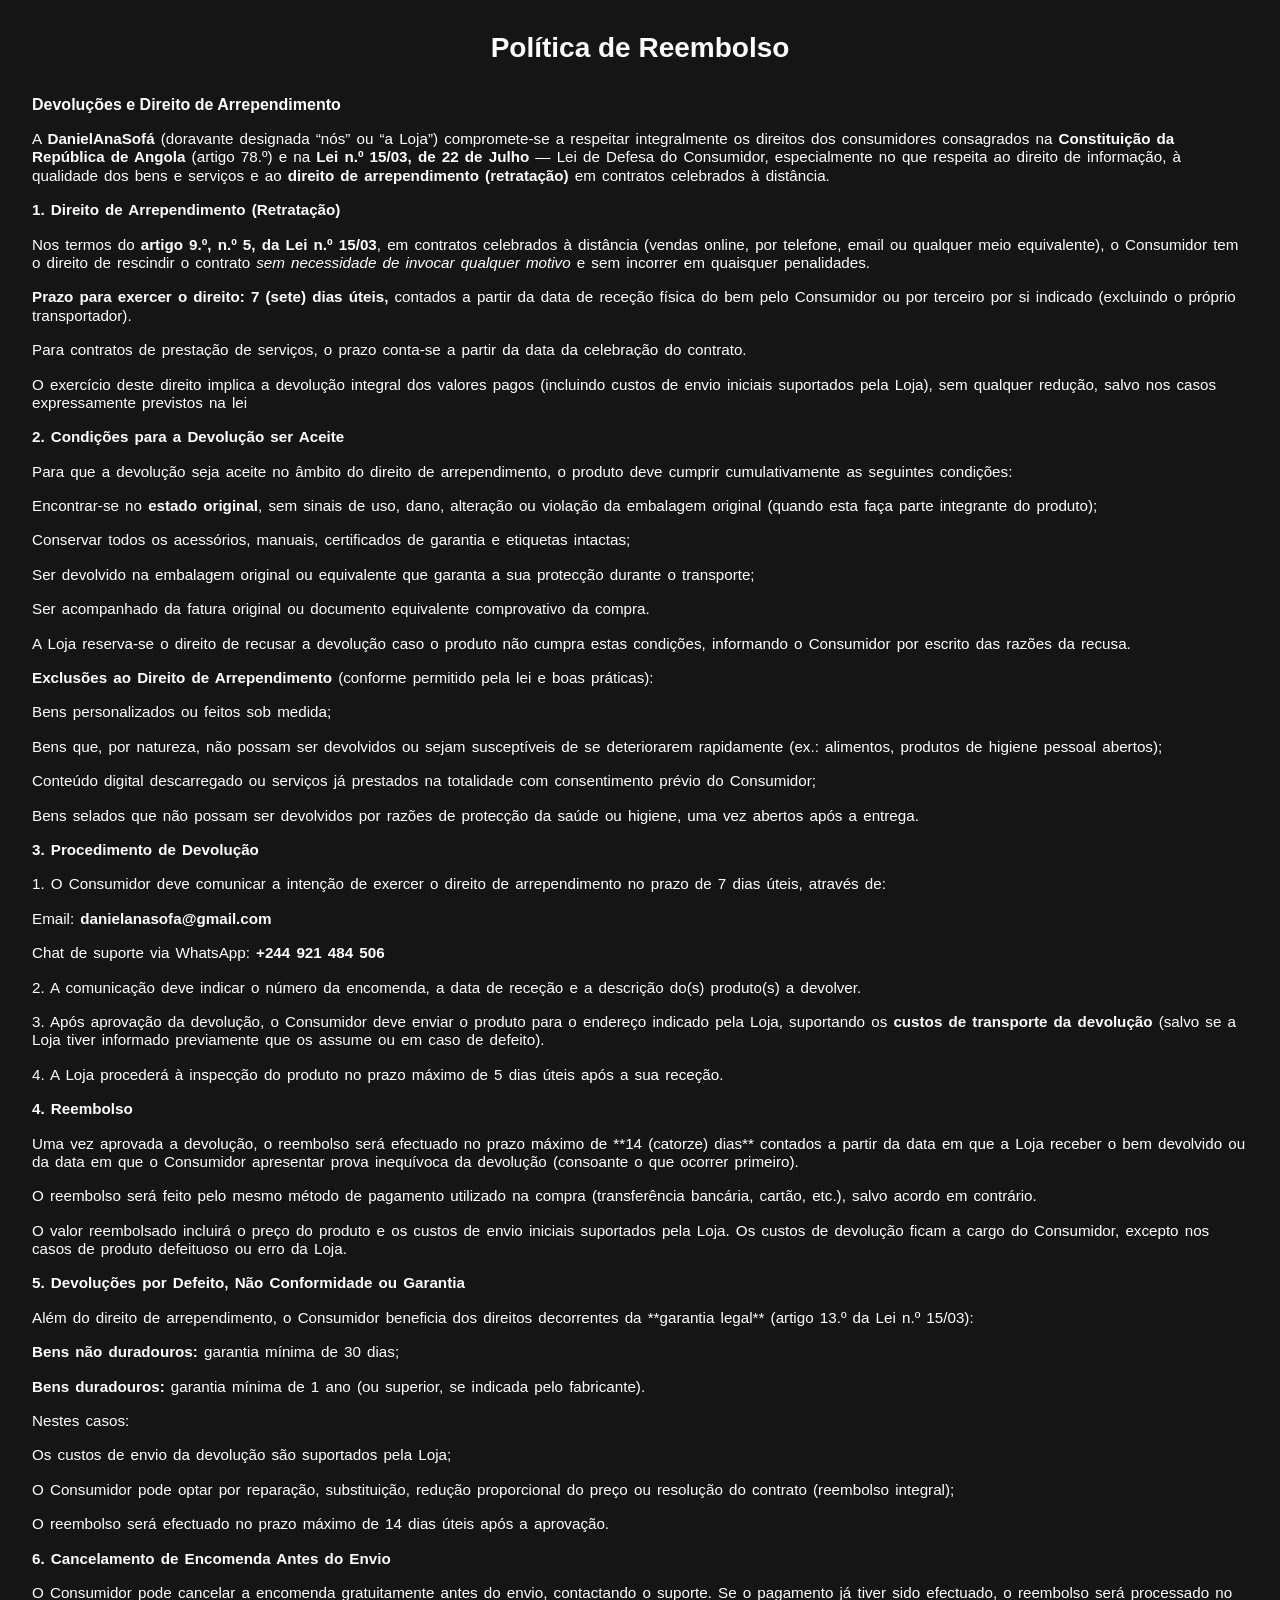
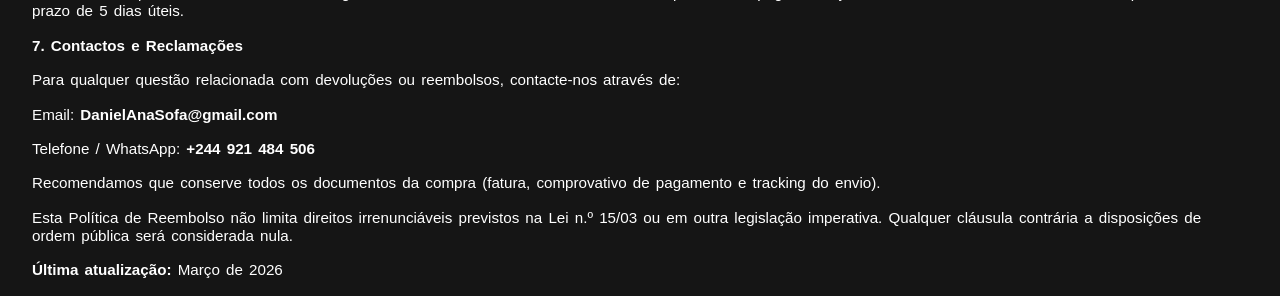
<file: Politica_de_Reembolso.html>
<!DOCTYPE html>
<html lang="pt-AO">

<head>
    <meta charset="UTF-8">
    <title>Política de Reembolso</title>
    <meta name="viewport" content="width=device-width, initial-scale=1.0">
    <meta name="description" content="">
    <meta name="robots" content="index, follow">
    <link rel="stylesheet" href="styles/termos.css">
</head>

<body>
    <main class="page-content">
        <h1>Política de Reembolso</h1>
        <h2>Devoluções e Direito de Arrependimento</h2>
        <p>A <b>DanielAnaSofá</b> (doravante designada “nós” ou “a Loja”)
            compromete-se a respeitar integralmente os direitos dos
            consumidores consagrados na <b>Constituição da República de
                Angola</b> (artigo 78.º) e na <b>Lei n.º 15/03, de 22 de Julho</b> — Lei
            de Defesa do Consumidor, especialmente no que respeita ao
            direito de informação, à qualidade dos bens e serviços e ao
            <b>direito de arrependimento (retratação) </b>em contratos
            celebrados à distância.
        </p>
        <p><b>1. Direito de Arrependimento (Retratação)</b></p>
        <p>Nos termos do <b>artigo 9.º, n.º 5, da Lei n.º 15/03</b>, em contratos
            celebrados à distância (vendas online, por telefone, email ou
            qualquer meio equivalente), o Consumidor tem o direito de
            rescindir o contrato <i>sem necessidade de invocar qualquer
                motivo</i> e sem incorrer em quaisquer penalidades.</p>
        <p><b>Prazo para exercer o direito: 7 (sete) dias úteis,</b> contados a
            partir da data de receção física do bem pelo Consumidor ou por
            terceiro por si indicado (excluindo o próprio transportador).</p>
        <p>Para contratos de prestação de serviços, o prazo conta-se a partir
            da data da celebração do contrato.</p>
        <p>O exercício deste direito implica a devolução integral dos
            valores pagos (incluindo custos de envio iniciais suportados pela
            Loja), sem qualquer redução, salvo nos casos expressamente
            previstos na lei</p>
        <p><b>2. Condições para a Devolução ser Aceite</b></p>
        <p>Para que a devolução seja aceite no âmbito do direito de
            arrependimento, o produto deve cumprir cumulativamente as
            seguintes condições:</p>
        <p>Encontrar-se no <b>estado original</b>, sem sinais de uso, dano,
            alteração ou violação da embalagem original (quando esta faça
            parte integrante do produto);</p>
        <p>Conservar todos os acessórios, manuais, certificados de garantia
            e etiquetas intactas;</p>
        <p>Ser devolvido na embalagem original ou equivalente que garanta
            a sua protecção durante o transporte;</p>
        <p>Ser acompanhado da fatura original ou documento equivalente
            comprovativo da compra.</p>
        <p>A Loja reserva-se o direito de recusar a devolução caso o
            produto não cumpra estas condições, informando o Consumidor
            por escrito das razões da recusa.</p>
        <p><b>Exclusões ao Direito de Arrependimento </b>(conforme permitido
            pela lei e boas práticas):</p>
        <p>Bens personalizados ou feitos sob medida;</p>
        <p>Bens que, por natureza, não possam ser devolvidos ou sejam
            susceptíveis de se deteriorarem rapidamente (ex.: alimentos,
            produtos de higiene pessoal abertos);</p>
        <p>Conteúdo digital descarregado ou serviços já prestados na
            totalidade com consentimento prévio do Consumidor;</p>
        <p>Bens selados que não possam ser devolvidos por razões de
            protecção da saúde ou higiene, uma vez abertos após a entrega.</p>
        <p><b>3. Procedimento de Devolução</b></p>
        <p>1. O Consumidor deve comunicar a intenção de exercer o direito
            de arrependimento no prazo de 7 dias úteis, através de:</p>
        <p>Email: <b>danielanasofa@gmail.com</b></p>
        <p>Chat de suporte via WhatsApp: <b>+244 921 484 506</b></p>
        <p>2. A comunicação deve indicar o número da encomenda, a data
            de receção e a descrição do(s) produto(s) a devolver.</p>
        <p>3. Após aprovação da devolução, o Consumidor deve enviar o
            produto para o endereço indicado pela Loja, suportando os
            <b>custos de transporte da devolução</b> (salvo se a Loja tiver
            informado previamente que os assume ou em caso de defeito).
        </p>
        <p>4. A Loja procederá à inspecção do produto no prazo máximo de
            5 dias úteis após a sua receção.</p>
        <p><b>4. Reembolso</b></p>
        <p>Uma vez aprovada a devolução, o reembolso será efectuado no
            prazo máximo de **14 (catorze) dias** contados a partir da data
            em que a Loja receber o bem devolvido ou da data em que o
            Consumidor apresentar prova inequívoca da devolução
            (consoante o que ocorrer primeiro).</p>
        <p>O reembolso será feito pelo mesmo método de pagamento
            utilizado na compra (transferência bancária, cartão, etc.), salvo
            acordo em contrário.</p>
        <p>O valor reembolsado incluirá o preço do produto e os custos de
            envio iniciais suportados pela Loja. Os custos de devolução
            ficam a cargo do Consumidor, excepto nos casos de produto
            defeituoso ou erro da Loja.</p>
        <p><b>5. Devoluções por Defeito, Não Conformidade ou Garantia</b></p>
        <p>Além do direito de arrependimento, o Consumidor beneficia dos
            direitos decorrentes da **garantia legal** (artigo 13.º da Lei n.º
            15/03):</p>
        <p><b>Bens não duradouros: </b>garantia mínima de 30 dias;</p>
        <p><b>Bens duradouros: </b>garantia mínima de 1 ano (ou superior, se
            indicada pelo fabricante).</p>
        <p>Nestes casos:</p>
        <p>Os custos de envio da devolução são suportados pela Loja;</p>
        <p>O Consumidor pode optar por reparação, substituição, redução
            proporcional do preço ou resolução do contrato (reembolso
            integral);</p>
        <p>O reembolso será efectuado no prazo máximo de 14 dias úteis
            após a aprovação.</p>
        <p><b>6. Cancelamento de Encomenda Antes do Envio</b></p>
        <p>O Consumidor pode cancelar a encomenda gratuitamente antes
            do envio, contactando o suporte. Se o pagamento já tiver sido
            efectuado, o reembolso será processado no prazo de 5 dias úteis.</p>
        <p><b>7. Contactos e Reclamações</b></p>
        <p>Para qualquer questão relacionada com devoluções ou
            reembolsos, contacte-nos através de:</p>
        <p>Email: <b>DanielAnaSofa@gmail.com</b></p>
        <p>Telefone / WhatsApp: <b>+244 921 484 506</b></p>
        <p>Recomendamos que conserve todos os documentos da compra
            (fatura, comprovativo de pagamento e tracking do envio).</p>
        <p>Esta Política de Reembolso não limita direitos irrenunciáveis
            previstos na Lei n.º 15/03 ou em outra legislação imperativa.
            Qualquer cláusula contrária a disposições de ordem pública será
            considerada nula.</p>
        <p><b>Última atualização:</b> Março de 2026</p>
    </main>
</body>

</html>
</file>
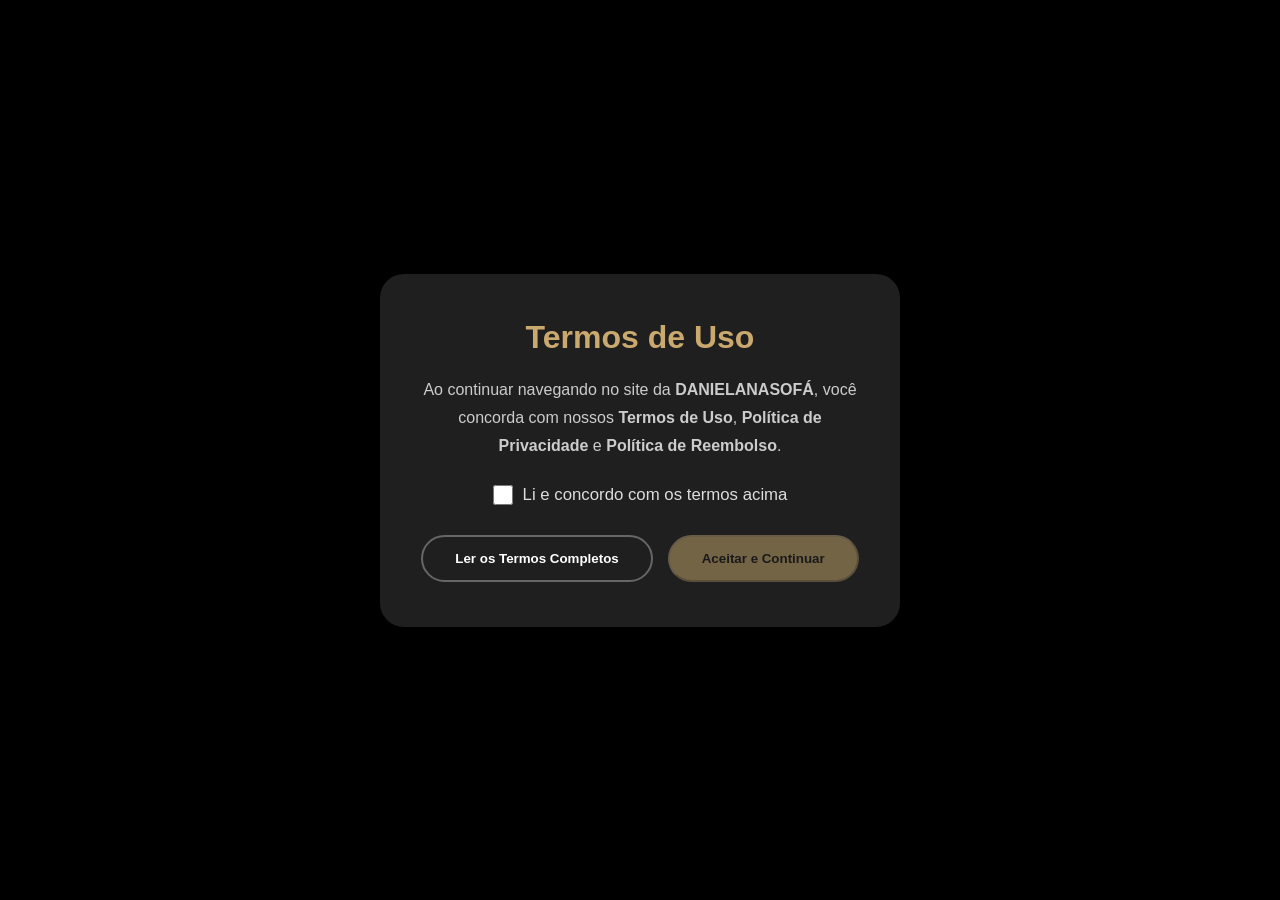
<file: pop_up.html>
<!DOCTYPE html>
<html lang="pt">
<head>
  <meta charset="UTF-8">
  <meta name="viewport" content="width=device-width, initial-scale=1.0">
  <title>DANIELANASOFÁ | Pop-up Termos de Uso</title>
  <style>
    :root {
      --gold: #c9a96e;
      --dark: #151515;
    }
    * { margin: 0; padding: 0; box-sizing: border-box; }
    body {
      font-family: 'Inter', sans-serif;
      background: var(--dark);
      color: #f0f0f0;
      height: 100vh;
      display: flex;
      align-items: center;
      justify-content: center;
    }

    /* AJUSTE AQUI: O pop-up começa com display: none */
    .terms-popup {
      position: fixed;
      top: 0; left: 0;
      width: 100%; height: 100%;
      background: rgba(0, 0, 0, 0.98);
      z-index: 3000;
      display: none; /* Alterado de flex para none */
      align-items: center;
      justify-content: center;
      padding: 20px;
    }

    .terms-content {
      background: #1f1f1f;
      max-width: 520px;
      width: 100%;
      border-radius: 24px;
      padding: 45px 35px;
      text-align: center;
      box-shadow: 0 25px 70px rgba(0, 0, 0, 0.9);
    }

    .terms-content h2 {
      color: var(--gold);
      margin-bottom: 20px;
      font-size: 2rem;
    }

    .terms-content p {
      color: #ccc;
      line-height: 1.75;
      margin-bottom: 25px;
    }

    .checkbox-container {
      display: flex;
      align-items: center;
      gap: 10px;
      margin: 20px 0 30px;
      justify-content: center;
    }

    .checkbox-container input[type="checkbox"] {
      width: 20px;
      height: 20px;
      accent-color: var(--gold);
    }

    .checkbox-container label {
      color: #ddd;
      cursor: pointer;
      font-size: 1.05rem;
    }

    .terms-buttons {
      display: flex;
      gap: 15px;
      justify-content: center;
      flex-wrap: wrap;
    }

    .terms-btn {
      padding: 14px 32px;
      border-radius: 50px;
      font-weight: 600;
      cursor: pointer;
      transition: all 0.3s ease;
      min-width: 160px;
    }

    .terms-btn.accept {
      background: var(--gold);
      color: #151515;
    }
    .terms-btn.accept:hover:not(:disabled) {
      background: #e0c080;
      transform: translateY(-3px);
    }

    .terms-btn.accept:disabled {
      opacity: 0.5;
      cursor: not-allowed;
    }

    .terms-btn.read {
      background: transparent;
      color: white;
      border: 2px solid #666;
    }
    .terms-btn.read:hover {
      background: #333;
      border-color: var(--gold);
    }
  </style>
</head>
<body>

  <div class="terms-popup" id="termsPopup">
    <div class="terms-content">
      <h2>Termos de Uso</h2>
      <p>
        Ao continuar navegando no site da <strong>DANIELANASOFÁ</strong>, você concorda com nossos 
        <strong>Termos de Uso</strong>, <strong>Política de Privacidade</strong> 
        e <strong>Política de Reembolso</strong>.
      </p>

      <div class="checkbox-container">
        <input type="checkbox" id="acceptCheckbox">
        <label for="acceptCheckbox">Li e concordo com os termos acima</label>
      </div>

      <div class="terms-buttons">
        <button class="terms-btn read" onclick="window.open('Termos_de_Uso.html', '_blank')">
          Ler os Termos Completos
        </button>
        <button class="terms-btn accept" id="acceptBtn" onclick="acceptTerms()" disabled>
          Aceitar e Continuar
        </button>
      </div>
    </div>
  </div>

  <script>
    const popup = document.getElementById('termsPopup');
    const checkbox = document.getElementById('acceptCheckbox');
    const acceptBtn = document.getElementById('acceptBtn');

    checkbox.addEventListener('change', function() {
      acceptBtn.disabled = !this.checked;
    });

    function showTermsPopup() {
      // Verifica se o item existe no localStorage
      const hasAccepted = localStorage.getItem('termsAccepted');
      
      if (!hasAccepted) {
        popup.style.display = 'flex';
      } else {
        popup.style.display = 'none';
      }
    }

    function acceptTerms() {
      if (checkbox.checked) {
        localStorage.setItem('termsAccepted', 'true');
        popup.style.display = 'none';
        console.log("Termos aceitos e salvos.");
      }
    }

    // Executa a verificação assim que o script carrega
    showTermsPopup();
  </script>

</body>
</html>
</file>
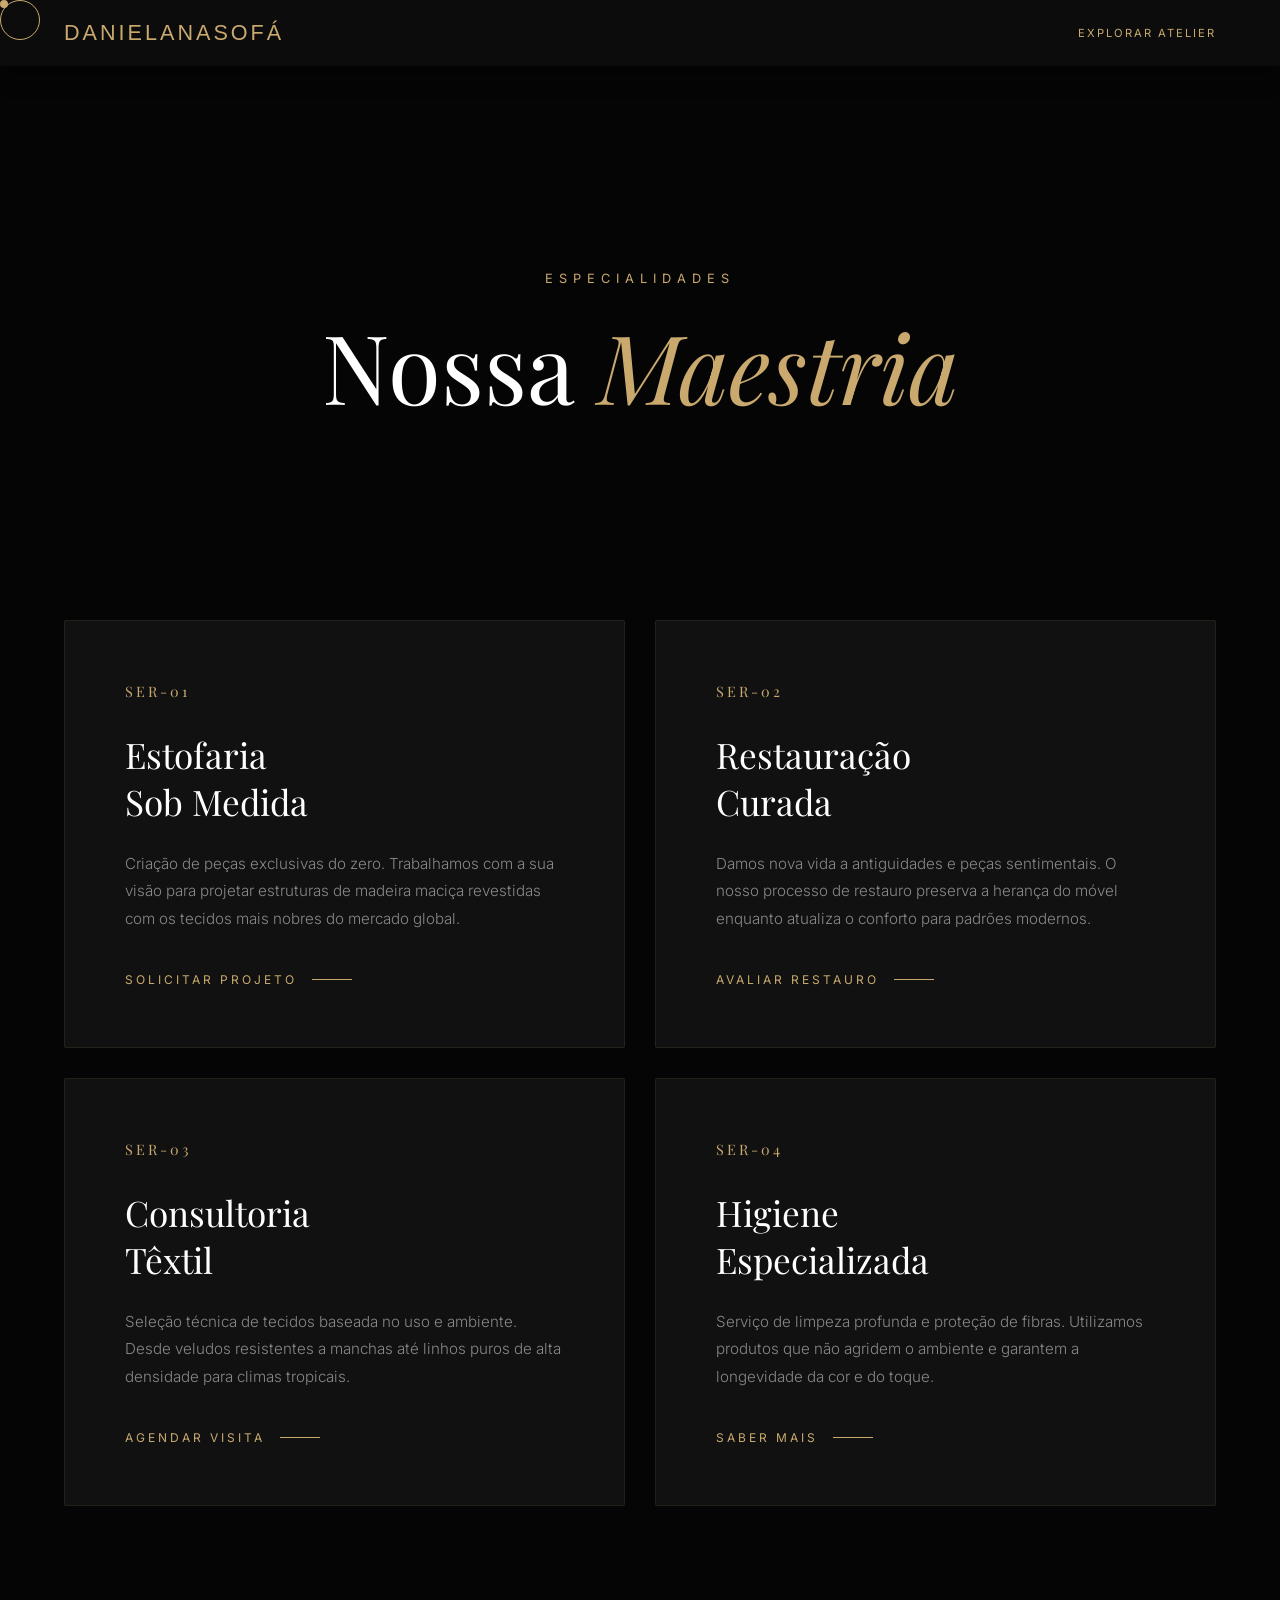
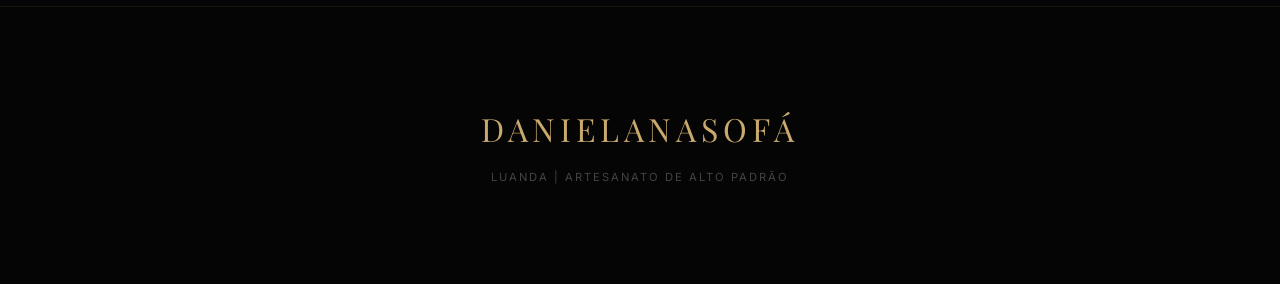
<file: servicos.html>
<!DOCTYPE html>
<html lang="pt-AO">

<head>
    <meta charset="UTF-8">
    <meta name="viewport" content="width=device-width, initial-scale=1.0">
    <title>Serviços | DANIELANASOFÁ</title>
    <link
        href="https://fonts.googleapis.com/css2?family=Playfair+Display:ital,wght@0,400;0,700;1,400&family=Inter:wght@100;300;400;600&display=swap"
        rel="stylesheet">
    <link rel="stylesheet" href="https://cdnjs.cloudflare.com/ajax/libs/font-awesome/6.6.0/css/all.min.css">
    <link rel="stylesheet" href="styles/servicos.css">
    <script src="scripts/servicos.js" defer></script>
</head>

<body>

    <div id="cursor"></div>
    <div id="cursor-aura"></div>

    <nav class="navbar">
        <div class="logo">
            <h2>DANIELANASOFÁ</h2>
        </div>
        <a href="index.html"
            style="color:var(--gold); text-decoration:none; font-size:0.7rem; letter-spacing:2px; text-transform:uppercase;">Explorar
            Atelier</a>
    </nav>

    <header class="services-hero">
        <div class="reveal">
            <p
                style="color:var(--gold); letter-spacing:6px; text-transform:uppercase; font-size:0.8rem; margin-bottom:15px;">
                Especialidades</p>
            <h1>Nossa <span>Maestria</span></h1>
        </div>
    </header>

    <main class="services-container">
        <div class="service-card reveal">
            <span class="service-num">SER-01</span>
            <h3>Estofaria<br>Sob Medida</h3>
            <p>Criação de peças exclusivas do zero. Trabalhamos com a sua visão para projetar estruturas de madeira
                maciça revestidas com os tecidos mais nobres do mercado global.</p>
            <a href="contato.html" class="service-link">Solicitar Projeto</a>
        </div>

        <div class="service-card reveal">
            <span class="service-num">SER-02</span>
            <h3>Restauração<br>Curada</h3>
            <p>Damos nova vida a antiguidades e peças sentimentais. O nosso processo de restauro preserva a herança do
                móvel enquanto atualiza o conforto para padrões modernos.</p>
            <a href="conserto.html" class="service-link">Avaliar Restauro</a>
        </div>

        <div class="service-card reveal">
            <span class="service-num">SER-03</span>
            <h3>Consultoria<br>Têxtil</h3>
            <p>Seleção técnica de tecidos baseada no uso e ambiente. Desde veludos resistentes a manchas até linhos
                puros de alta densidade para climas tropicais.</p>
            <a href="https://wa.me/244921484506" class="service-link">Agendar Visita</a>
        </div>

        <div class="service-card reveal">
            <span class="service-num">SER-04</span>
            <h3>Higiene<br>Especializada</h3>
            <p>Serviço de limpeza profunda e proteção de fibras. Utilizamos produtos que não agridem o ambiente e
                garantem a longevidade da cor e do toque.</p>
            <a href="https://wa.me/244921484506" class="service-link">Saber Mais</a>
        </div>
    </main>

    <footer>
        <div class="footer-logo">DANIELANASOFÁ</div>
        <p style="color:#444; font-size:0.7rem; margin-top:20px; letter-spacing:2px;">LUANDA | ARTESANATO DE ALTO PADRÃO
        </p>
    </footer>
</body>

</html>
</file>
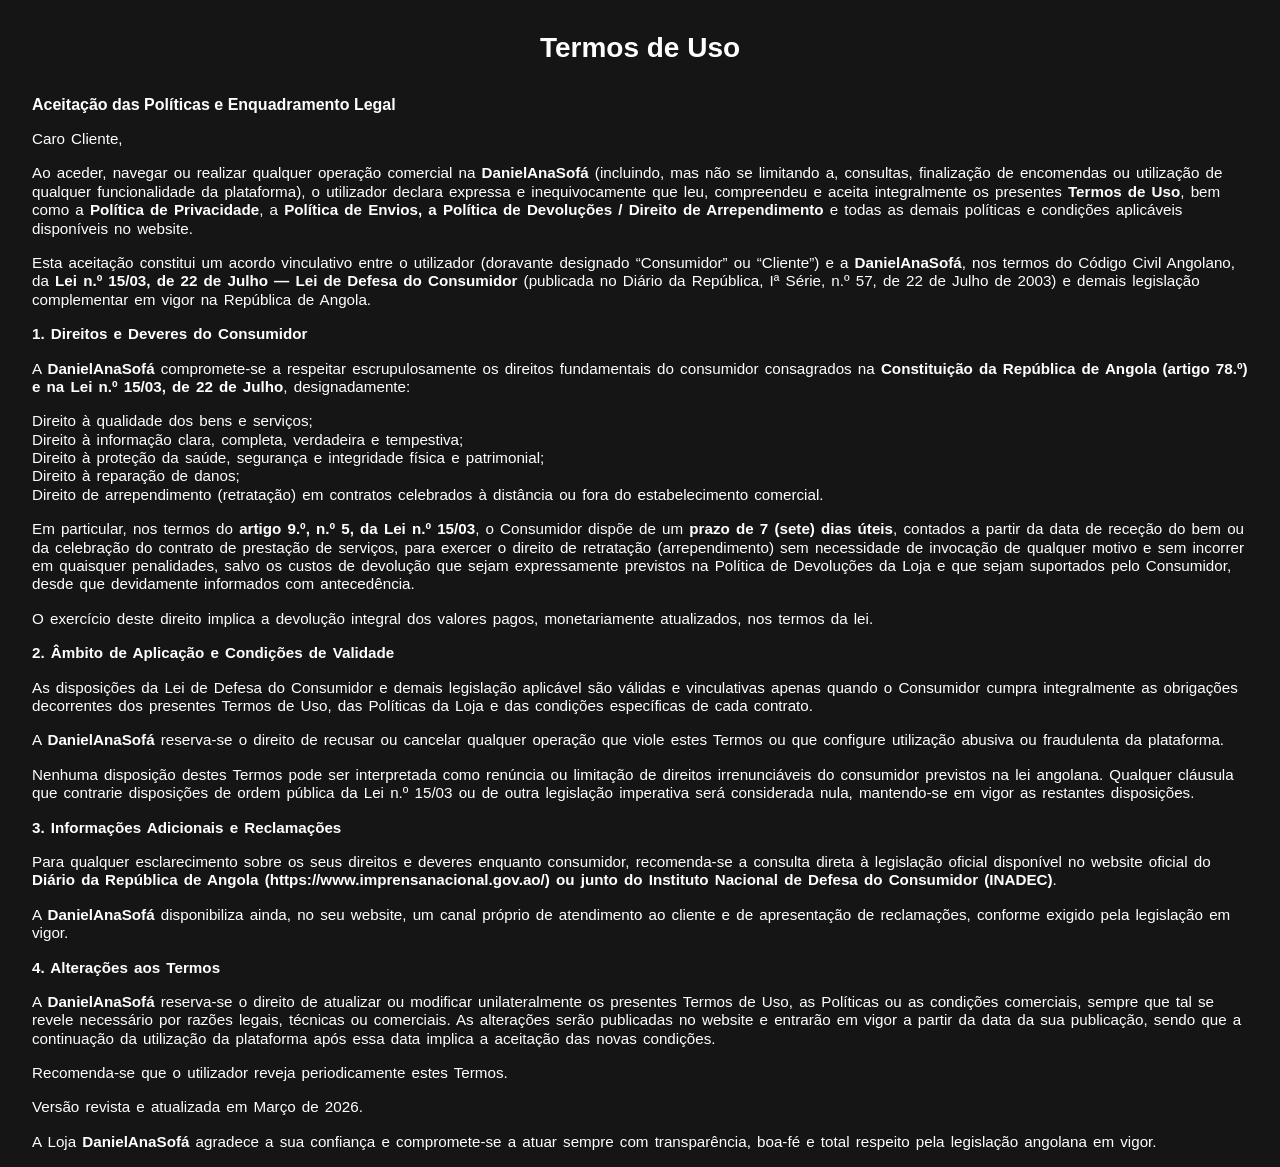
<file: Termos_de_Uso.html>
<!DOCTYPE html>
<html lang="pt-AO">

<head>
    <meta charset="UTF-8">
    <title>Política de Reembolso</title>
    <meta name="viewport" content="width=device-width, initial-scale=1.0">
    <meta name="description" content="">
    <meta name="robots" content="index, follow">
    <link rel="stylesheet" href="styles/termos.css">
</head>

<body>
    <main class="page-content">
        <h1>Termos de Uso</h1>
        <h2>Aceitação das Políticas e Enquadramento Legal</h2>
        <p>Caro Cliente,</p>
        <p>Ao aceder, navegar ou realizar qualquer operação comercial na
            <b>DanielAnaSofá</b> (incluindo, mas não se limitando a, consultas,
            finalização de encomendas ou utilização de qualquer
            funcionalidade da plataforma), o utilizador declara expressa e
            inequivocamente que leu, compreendeu e aceita integralmente
            os presentes <b>Termos de Uso</b>, bem como a <b>Política de Privacidade</b>, a <b>Política de Envios, a
                Política de Devoluções /
                Direito de Arrependimento</b> e todas as demais políticas e
            condições aplicáveis disponíveis no website.
        </p>
        <p>Esta aceitação constitui um acordo vinculativo entre o utilizador
            (doravante designado “Consumidor” ou “Cliente”) e a
            <b>DanielAnaSofá</b>, nos termos do Código Civil Angolano, da <b>Lei
                n.º 15/03, de 22 de Julho — Lei de Defesa do Consumidor</b>
            (publicada no Diário da República, Iª Série, n.º 57, de 22 de
            Julho de 2003) e demais legislação complementar em vigor na
            República de Angola.
        </p>
        <p><b>1. Direitos e Deveres do Consumidor</b></p>
        <p>A <b>DanielAnaSofá</b> compromete-se a respeitar escrupulosamente
            os direitos fundamentais do consumidor consagrados na
            <b>Constituição da República de Angola (artigo 78.º) e na Lei
                n.º 15/03, de 22 de Julho</b>, designadamente:
        </p>
        <p>
            Direito à qualidade dos bens e serviços;<br>
            Direito à informação clara, completa, verdadeira e tempestiva;<br>
            Direito à proteção da saúde, segurança e integridade física e
            patrimonial;<br>
            Direito à reparação de danos;<br>
            Direito de arrependimento (retratação) em contratos celebrados à
            distância ou fora do estabelecimento comercial.<br>
        </p>
        <p>Em particular, nos termos do <b>artigo 9.º, n.º 5, da Lei n.º 15/03</b>,
            o Consumidor dispõe de um
        <b>prazo de 7 (sete) dias úteis</b>,
        contados a partir da data de receção do bem ou da celebração do
        contrato de prestação de serviços, para exercer o direito de
        retratação (arrependimento) sem necessidade de invocação de
        qualquer motivo e sem incorrer em quaisquer penalidades, salvo
        os custos de devolução que sejam expressamente previstos na
        Política de Devoluções da Loja e que sejam suportados pelo
        Consumidor, desde que devidamente informados com
        antecedência.</p>
        <p>O exercício deste direito implica a devolução integral dos
            valores pagos, monetariamente atualizados, nos termos da lei.</p>
        <p><b>2. Âmbito de Aplicação e Condições de Validade</b></p>
        <p>As disposições da Lei de Defesa do Consumidor e demais
            legislação aplicável são válidas e vinculativas apenas quando o
            Consumidor cumpra integralmente as obrigações decorrentes
            dos presentes Termos de Uso, das Políticas da Loja e das
            condições específicas de cada contrato.</p>
        <p>A <b>DanielAnaSofá</b> reserva-se o direito de recusar ou cancelar
            qualquer operação que viole estes Termos ou que configure
            utilização abusiva ou fraudulenta da plataforma.</p>
        <p>Nenhuma disposição destes Termos pode ser interpretada como
            renúncia ou limitação de direitos irrenunciáveis do consumidor
            previstos na lei angolana. Qualquer cláusula que contrarie
            disposições de ordem pública da Lei n.º 15/03 ou de outra
            legislação imperativa será considerada nula, mantendo-se em
            vigor as restantes disposições.</p>
        <p><b>3. Informações Adicionais e Reclamações</b></p>
        <p>Para qualquer esclarecimento sobre os seus direitos e deveres
            enquanto consumidor, recomenda-se a consulta direta à
            legislação oficial disponível no website oficial do <b>Diário da
                República de Angola (https://www.imprensanacional.gov.ao/)
                ou junto do Instituto Nacional de Defesa do Consumidor
                (INADEC)</b>.</p>
        <p>A <b>DanielAnaSofá</b> disponibiliza ainda, no seu website, um canal
            próprio de atendimento ao cliente e de apresentação de
            reclamações, conforme exigido pela legislação em vigor.</p>
        <p><b>4. Alterações aos Termos</b></p>
        <p>A <b>DanielAnaSofá</b> reserva-se o direito de atualizar ou modificar
            unilateralmente os presentes Termos de Uso, as Políticas ou as
            condições comerciais, sempre que tal se revele necessário por
            razões legais, técnicas ou comerciais. As alterações serão
            publicadas no website e entrarão em vigor a partir da data da sua
            publicação, sendo que a continuação da utilização da plataforma
            após essa data implica a aceitação das novas condições.</p>
        <p>Recomenda-se que o utilizador reveja periodicamente estes
            Termos.</p>
        <p>Versão revista e atualizada em Março de 2026.</p>
        <p>A Loja <b>DanielAnaSofá</b>
            agradece a sua confiança e
            compromete-se a atuar sempre com transparência, boa-fé e total
            respeito pela legislação angolana em vigor.</p>
    </main>
</body>

</html>
</file>
<file: styles/comprar.css>
:root {
  --darkgold: #826131;
  --gold: #c9a96e;
  --dark: #151515;
  --text: #f0f0f0;
  --card-bg: #1f1f1f;
  --primary-glow: rgba(0, 255, 204, 0.6);
  --bg-dark: #0f0f0f;
  --card-glass: rgba(255, 255, 255, 0.05);
  --side-spacing: 0.35rem;
  --dourado: #c9a96e;
  --preto: #0f0f0f;
  --texto-cinza: #777;
  --cartao-fundo: #151515;
  --transition: all 0.8s cubic-bezier(0.25, 0.46, 0.45, 0.94);
}

* {
      margin: 0; 
      padding: 0; 
      box-sizing: border-box;
}

body {
      font-family: 'Monteserrat', sans-serif;
      background: var(--dark);
      color: var(--text);
      line-height: 1.7;
}

.navbar {
      position: fixed; top: 0; left: 0; width: 100%;
      background: rgba(21,21,21,0.50); backdrop-filter: blur(12px);
      z-index: 2000; padding: 1.25rem 5%;
      display: flex; justify-content: space-between; align-items: center;
      box-shadow: 0 4px 25px rgba(0,0,0,0.6);
    }

.logo h2 { 
  font-family: 'Monteserrat', sans-serif;
  color: var(--gold); 
  font-size: 1.35rem; 
  letter-spacing: 3px; 
  font-weight: normal;
}

.back-store { 
      color: var(--gold);
      text-decoration: none; 
      font-weight: 500; 
}
  
.container {
      max-width: 1100px;
      margin: 140px auto 100px;
      padding: 0 5%;
}

    .title { text-align: center; font-size: 2.25rem; color: var(--gold); margin-bottom: 3rem; }

    .step {
      background: var(--card);
      border-radius: 28px;
      padding: 45px;
      margin-bottom: 40px;
      box-shadow: 0 15px 50px rgba(0,0,0,0.6);
      border: 1px solid rgba(255,255,255,0.05);
    }

    .step-title {
      font-size: 1.45rem;
      color: var(--gold);
      margin-bottom: 35px;
      display: flex;
      align-items: center;
      gap: 15px;
    }
    .step-title i { width: 30px; text-align: center; }

    .summary {
      display: flex;
      gap: 35px;
      flex-wrap: wrap;
      align-items: center;
      background: #252525;
      padding: 30px;
      border-radius: 22px;
      position: relative;
    }
    .summary img { width: 230px; border-radius: 18px; box-shadow: 0 10px 30px rgba(0,0,0,0.5); }
    .summary-info h3 { font-size: 2.1rem; margin-bottom: 10px; }
    .price-total { font-size: 2.5rem; color: var(--gold); font-weight: 700; }

    .remove-btn {
      position: absolute;
      top: 20px; right: 20px;
      background: #3a3a3a;
      color: #ff6666;
      border: none;
      width: 42px; height: 42px;
      border-radius: 50%;
      font-size: 1.2rem;
      cursor: pointer;
      transition: 0.3s;
    }
    .remove-btn:hover { background: #ff6666; color: white; }

    .method-selector { display: flex; gap: 20px; margin-bottom: 40px; }
    .method-btn {
      flex: 1;
      padding: 24px 30px;
      background: #252525;
      border: 2px solid #444;
      border-radius: 20px;
      text-align: center;
      cursor: pointer;
      transition: all 0.4s ease;
    }
    .method-btn.active {
      background: var(--gold);
      color: #151515;
      border-color: var(--gold);
      transform: translateY(-4px);
    }
    .method-btn i { font-size: 1.9rem; margin-bottom: 12px; display: block; }

    .payment-methods {
      display: none;
      grid-template-columns: repeat(auto-fit, minmax(200px, 1fr));
      gap: 15px;
      margin-top: 30px;
    }
    .payment-card {
      background: #252525;
      padding: 20px;
      border-radius: 15px;
      cursor: pointer;
      text-align: center;
      transition: 0.3s;
    }
    .payment-card.active { background: var(--gold); color: #151515; font-weight: 600; }

    .payment-info {
      display: none;
      margin-top: 30px;
      padding: 25px;
      background: #111;
      border-radius: 18px;
      border-left: 4px solid var(--gold);
    }

    .form-grid {
      display: grid;
      grid-template-columns: repeat(auto-fit, minmax(320px, 1fr));
      gap: 22px;
    }
    .form-group { margin-bottom: 20px; }
    
    label {
      display: block;
      margin-bottom: 10px;
      color: #ccc;
      font-weight: 500;
      font-size: 0.85rem;
      text-transform: uppercase;
      letter-spacing: 1px;
    }
    label i { color: var(--gold); margin-right: 10px; width: 20px; text-align: center; }

    input, textarea {
      width: 100%;
      padding: 15px 18px;
      background: #252525;
      border: 1px solid #444;
      border-radius: 12px;
      color: white;
      font-size: 1.05rem;
    }
    input:focus, textarea:focus { border-color: var(--gold); outline: none; }

    .submit-btn {
      width: 100%;
      background: var(--gold);
      color: #151515;
      padding: 22px;
      font-size: 0.85rem;
      font-weight: 800;
      border: none;
      border-radius: 50px;
      margin-top: 40px;
      cursor: pointer;
      transition: 0.4s;
      text-transform: uppercase;
      letter-spacing: 2px;
    }
    .submit-btn:hover { background: #e0c080; transform: translateY(-5px); }

    .alert { padding: 16px 22px; margin: 20px 0; border-radius: 12px; display: none; }

    .alert-error { background: #4a1f1f; color: #ff8888; border: 1px solid #8b3a3a; }
</file>
<file: styles/conserto.css>
:root {
    --gold: #c9a96e;
    --dark: #151515;
    --card: #1f1f1f;
    --text: #f0f0f0;
}

* {
    margin: 0;
    padding: 0;
    box-sizing: border-box;
}

body {
    font-family: 'Inter', sans-serif;
    background: var(--dark);
    color: var(--text);
    line-height: 1.7;
}

h1,
h2,
h3 {
    font-family: 'Playfair Display', serif;
    color: white;
}

/* NAVBAR ALINHADA */
.navbar {
    position: fixed;
    top: 0;
    left: 0;
    width: 100%;
    background: rgba(21, 21, 21, 0.50);
    backdrop-filter: blur(12px);
    z-index: 1000;
    padding: 1.25rem 5%;
    display: flex;
    justify-content: space-between;
    align-items: center;
}

.logo h2 {
    font-family: 'Monteserrat', sans-serif;
    color: var(--gold);
    font-size: 1.35rem;
    letter-spacing: 3px;
    font-weight: normal;
}

.container {
    max-width: 1100px;
    margin: 140px auto 100px;
    padding: 0 5%;
}

.header-text {
    text-align: center;
    margin-bottom: 60px;
}

.header-text h1 {
    font-size: 1.65rem;
    color: var(--gold);
    margin-bottom: 1rem;
    font-family: 'Monteserrat', sans-serif;
}

.subtitle {
    font-size: 1.1rem;
    color: #888;
    max-width: 650px;
    margin: 0 auto;
}

.conserto-card {
    background: var(--card);
    border-radius: 28px;
    padding: 50px;
    box-shadow: 0 25px 60px rgba(0, 0, 0, 0.6);
    border: 1px solid rgba(255, 255, 255, 0.05);
    animation: fadeInUp 0.8s ease-out;
}

@keyframes fadeInUp {
    from {
        opacity: 0;
        transform: translateY(30px);
    }

    to {
        opacity: 1;
        transform: translateY(0);
    }
}

.section-header {
    margin: 40px 0 25px;
    padding-bottom: 10px;
    border-bottom: 1px solid rgba(201, 169, 110, 0.2);
}

.section-header h3 {
    font-size: 1.25rem;
    color: var(--gold);
    display: flex;
    align-items: center;
    gap: 15px;
}

.form-grid {
    display: grid;
    grid-template-columns: repeat(auto-fit, minmax(300px, 1fr));
    gap: 25px;
}

.form-group {
    margin-bottom: 20px;
}

.full-width {
    grid-column: 1 / -1;
}

label {
    display: block;
    margin-bottom: 10px;
    color: #ccc;
    font-weight: 500;
    font-size: 0.85rem;
    text-transform: uppercase;
    letter-spacing: 1px;
}

label i {
    color: var(--gold);
    margin-right: 10px;
    width: 20px;
    text-align: center;
}

input,
select,
textarea {
    width: 100%;
    padding: 15px 18px;
    background: #252525;
    border: 1px solid #444;
    border-radius: 14px;
    color: white;
    font-size: 1rem;
    transition: all 0.3s;
}

input:focus,
select:focus,
textarea:focus {
    border-color: var(--gold);
    outline: none;
    background: #2a2a2a;
}

.upload-box {
    border: 2px dashed #444;
    padding: 30px;
    text-align: center;
    border-radius: 14px;
    cursor: pointer;
    transition: 0.3s;
    color: #888;
}

.upload-box:hover {
    border-color: var(--gold);
    color: var(--text);
}

.upload-box i {
    font-size: 2rem;
    color: var(--gold);
    margin-bottom: 10px;
    display: block;
}

.submit-btn {
    width: 100%;
    background: var(--gold);
    color: #151515;
    padding: 22px;
    font-size: 0.85rem;
    font-weight: 700;
    border: none;
    border-radius: 50px;
    margin-top: 40px;
    cursor: pointer;
    transition: all 0.4s;
    text-transform: uppercase;
    letter-spacing: 2px;
}

.submit-btn:hover {
    background: #e0c080;
    transform: translateY(-5px);
    box-shadow: 0 15px 30px rgba(0, 0, 0, 0.4);
}

@media (max-width: 768px) {
    .conserto-card {
        padding: 30px 20px;
    }

    .title {
        font-size: 2.2rem;
    }
}
</file>
<file: styles/encomendar.css>
:root {
  --gold: #c9a96e;
  --dark: #151515;
  --card: #1f1f1f;
  --text: #f0f0f0;
  --input-bg: #252525;
}

* {
  margin: 0;
  padding: 0;
  box-sizing: border-box;
}

body {
  font-family: 'Monteserrat', sans-serif;
  background: var(--dark);
  color: var(--text);
  line-height: 1.7;
}

h1,
h2,
h3 {
  font-family: 'Playfair Display', serif;
  color: white;
}

/* NAVBAR ALINHADA */
.navbar {
  position: fixed;
  top: 0;
  left: 0;
  width: 100%;
  background: rgba(21, 21, 21, 0.50);
  backdrop-filter: blur(12px);
  z-index: 1000;
  padding: 1.25rem 5%;
  display: flex;
  justify-content: space-between;
  align-items: center;
}

.logo h2 {
  font-family: 'Monteserrat', sans-serif;
  color: var(--gold);
  font-size: 1.35rem;
  letter-spacing: 3px;
  font-weight: normal;
}

.container {
  max-width: 1100px;
  margin: 140px auto 100px;
  padding: 0 5%;
}

.header-text {
  font-size: 1.65rem;
  text-align: center;
  margin-bottom: 60px;
}

.header-text h1 {
  font-size: 1.65rem;
  text-align: center;
}

.title {
  font-family: 'Monteserrat', sans-serif;
  color: var(--gold);
  margin-bottom: 1rem;
}

.subtitle {
  font-size: 1.1rem;
  color: #888;
  max-width: 600px;
  margin: 0 auto;
}

/* CARD DE FORMULÁRIO ESTRUTURADO */
.encomenda-form {
  background: var(--card);
  border-radius: 28px;
  padding: 50px;
  box-shadow: 0 25px 60px rgba(0, 0, 0, 0.6);
  border: 1px solid rgba(255, 255, 255, 0.05);
  animation: fadeInUp 0.8s ease-out;
}

@keyframes fadeInUp {
  from {
    opacity: 0;
    transform: translateY(30px);
  }

  to {
    opacity: 1;
    transform: translateY(0);
  }
}

.form-grid {
  display: grid;
  grid-template-columns: repeat(auto-fit, minmax(300px, 1fr));
  gap: 25px;
}

.form-group {
  margin-bottom: 20px;
}

.full-width {
  grid-column: 1 / -1;
}

label {
  display: block;
  margin-bottom: 10px;
  color: #ccc;
  font-weight: 500;
  font-size: 0.85rem;
  text-transform: uppercase;
  letter-spacing: 1px;
}

label i {
  color: var(--gold);
  margin-right: 10px;
  width: 20px;
  text-align: center;
}

input,
select,
textarea {
  width: 100%;
  padding: 15px 18px;
  background: var(--input-bg);
  border: 1px solid #444;
  border-radius: 14px;
  color: white;
  font-size: 1rem;
  transition: all 0.3s;
}

input:focus,
select:focus,
textarea:focus {
  border-color: var(--gold);
  outline: none;
  background: #2a2a2a;
  box-shadow: 0 0 15px rgba(201, 169, 110, 0.1);
}

/* SECÇÕES INTERNAS */
.section-header {
  margin: 40px 0 25px;
  padding-bottom: 10px;
  border-bottom: 1px solid rgba(201, 169, 110, 0.2);
}

.section-header h3 {
  font-size: 1.25rem;
  color: var(--gold);
  display: flex;
  align-items: center;
  gap: 15px;
}

.submit-btn {
  width: 100%;
  background: var(--gold);
  color: #151515;
  padding: 22px 8px;
  font-size: 1rem;
  font-weight: 700;
  border: none;
  border-radius: 50px;
  margin-top: 40px;
  cursor: pointer;
  transition: all 0.4s;
  text-transform: uppercase;
  letter-spacing: 2px;
}

.submit-btn:hover {
  background: #e0c080;
  transform: translateY(-5px);
  box-shadow: 0 15px 30px rgba(0, 0, 0, 0.4);
}

.success-message {
  display: none;
  text-align: center;
  padding: 40px;
  background: rgba(201, 169, 110, 0.1);
  border: 1px solid var(--gold);
  border-radius: 20px;
  margin-top: 30px;
  color: var(--gold);
}

@media (max-width: 768px) {
  .encomenda-form {
    padding: 30px 20px;
  }

  .title {
    font-size: 2.2rem;
  }
}
</file>
<file: styles/faqs.css>
:root {
    --gold: #c9a96e;
    --dark: #151515;
    --card: #1f1f1f;
    --text: #f0f0f0;
    --gold-trans: rgba(201, 169, 110, 0.1);
}

* {
    margin: 0;
    padding: 0;
    box-sizing: border-box;
}

body {
    font-family: 'Inter', sans-serif;
    background: var(--dark);
    color: var(--text);
    line-height: 1.6;
}

h1,
h2,
h3 {
    font-family: 'Playfair Display', serif;
}

.navbar {
    position: fixed;
    top: 0;
    left: 0;
    width: 100%;
    background: rgba(21, 21, 21, 0.50);
    backdrop-filter: blur(12px);
    z-index: 2000;
    padding: 1.25rem 5%;
    display: flex;
    justify-content: space-between;
    align-items: center;
    box-shadow: 0 4px 25px rgba(0, 0, 0, 0.6);
}

.logo h2 {
    font-family: 'Monteserrat', sans-serif;
    color: var(--gold);
    font-size: 1.35rem;
    letter-spacing: 3px;
    font-weight: normal;
}

.container {
    max-width: 900px;
    margin: 140px auto 100px;
    padding: 0 5%;
}

.header-text {
    text-align: center;
    margin-bottom: 60px;
}

.title {
    font-size: 3.2rem;
    color: var(--gold);
    margin-bottom: 1rem;
}

.subtitle {
    font-size: 1.1rem;
    color: #888;
}

/* FAQ ACCORDION */
.faq-section {
    margin-bottom: 30px;
}

.faq-category {
    color: var(--gold);
    font-size: 0.9rem;
    text-transform: uppercase;
    letter-spacing: 2px;
    margin-bottom: 20px;
    display: flex;
    align-items: center;
    gap: 10px;
}

.faq-item {
    background: var(--card);
    border: 1px solid rgba(255, 255, 255, 0.05);
    border-radius: 18px;
    margin-bottom: 15px;
    overflow: hidden;
    transition: 0.3s;
}

.faq-question {
    padding: 25px 30px;
    cursor: pointer;
    display: flex;
    justify-content: space-between;
    align-items: center;
    font-weight: 500;
    font-size: 1.1rem;
}

.faq-question i.toggle-icon {
    color: var(--gold);
    transition: 0.4s;
}

.faq-answer {
    padding: 0 30px;
    max-height: 0;
    overflow: hidden;
    transition: all 0.4s ease;
    color: #aaa;
    font-size: 0.95rem;
    border-top: 1px solid transparent;
}

/* ESTADO ATIVO */
.faq-item.active {
    border-color: var(--gold-trans);
    background: #252525;
}

.faq-item.active .faq-answer {
    padding: 0 30px 25px;
    max-height: 300px;
    border-top: 1px solid rgba(255, 255, 255, 0.05);
}

.faq-item.active .toggle-icon {
    transform: rotate(180deg);
}

.contact-cta {
    text-align: center;
    margin-top: 80px;
    padding: 40px;
    background: var(--gold-trans);
    border-radius: 28px;
    border: 1px dashed var(--gold);
}

.contact-cta h3 {
    color: var(--gold);
    margin-bottom: 15px;
}

.btn-support {
    display: inline-block;
    margin-top: 20px;
    padding: 15px 35px;
    background: var(--gold);
    color: #151515;
    text-decoration: none;
    font-weight: 700;
    border-radius: 50px;
    transition: 0.3s;
}

.btn-support:hover {
    transform: translateY(-3px);
    box-shadow: 0 10px 20px rgba(0, 0, 0, 0.3);
}

@media (max-width: 600px) {
    .title {
        font-size: 2.2rem;
    }

    .faq-question {
        padding: 20px;
        font-size: 1rem;
    }
}
</file>
<file: styles/login_de_faturacao.css>
:root {
    --gold: #c9a96e;
    --dark: #151515;
    --card: #1f1f1f;
    --text: #f0f0f0;
}

* {
    margin: 0;
    padding: 0;
    box-sizing: border-box;
}

body {
    font-family: 'Inter', sans-serif;
    background: var(--dark);
    color: var(--text);
    display: flex;
    flex-direction: column;
    min-height: 100vh;
}

.navbar {
    position: fixed;
    top: 0;
    left: 0;
    width: 100%;
    background: rgba(21, 21, 21, 0.50);
    backdrop-filter: blur(12px);
    z-index: 2000;
    padding: 1.25rem 5%;
    display: flex;
    justify-content: space-between;
    align-items: center;
    box-shadow: 0 4px 25px rgba(0, 0, 0, 0.6);
}

.logo h2 {
    font-family: 'Monteserrat', sans-serif;
    color: var(--gold);
    font-size: 1.35rem;
    letter-spacing: 3px;
    font-weight: normal;
}

.login-container {
    flex: 1;
    display: flex;
    align-items: center;
    justify-content: center;
    padding: 140px 5% 60px;
}

.login-card {
    background: var(--card);
    width: 100%;
    max-width: 600px;
    /* Aumentado para acomodar mais campos */
    border-radius: 28px;
    padding: 50px;
    box-shadow: 0 25px 60px rgba(0, 0, 0, 0.7);
    border: 1px solid rgba(255, 255, 255, 0.05);
    animation: fadeInUp 0.8s ease-out;
}

@keyframes fadeInUp {
    from {
        opacity: 0;
        transform: translateY(30px);
    }

    to {
        opacity: 1;
        transform: translateY(0);
    }
}

.login-header {
    text-align: center;
    margin-bottom: 40px;
}

.login-header i {
    font-size: 2.5rem;
    color: var(--gold);
    margin-bottom: 15px;
}

.login-header h1 {
    font-family: 'Playfair Display', serif;
    font-size: 2.2rem;
    color: var(--gold);
}

.login-header p {
    color: #888;
    font-size: 0.95rem;
    margin-top: 10px;
}

.form-grid {
    display: grid;
    grid-template-columns: repeat(auto-fit, minmax(240px, 1fr));
    gap: 20px;
}

.form-group {
    margin-bottom: 20px;
}

.form-group.full-width {
    grid-column: span 2;
}

label {
    display: block;
    margin-bottom: 8px;
    color: #ccc;
    font-weight: 500;
    font-size: 0.85rem;
    text-transform: uppercase;
    letter-spacing: 1px;
}

label i {
    color: var(--gold);
    margin-right: 8px;
}

input,
select {
    width: 100%;
    padding: 14px 18px;
    background: #252525;
    border: 1px solid #444;
    border-radius: 12px;
    color: white;
    font-size: 1rem;
    transition: all 0.3s;
}

input:focus {
    border-color: var(--gold);
    outline: none;
    background: #2a2a2a;
}

.info-box {
    background: rgba(201, 169, 110, 0.05);
    border-left: 3px solid var(--gold);
    padding: 15px;
    margin-bottom: 30px;
    font-size: 0.85rem;
    color: #bbb;
}

.login-btn {
    width: 100%;
    background: var(--gold);
    color: #151515;
    padding: 20px;
    font-size: 0.85rem;
    font-weight: 700;
    border: none;
    border-radius: 50px;
    cursor: pointer;
    transition: all 0.4s;
    text-transform: uppercase;
    letter-spacing: 2px;
    margin-top: 20px;
}

.login-btn:hover {
    background: #e0c080;
    transform: translateY(-3px);
    box-shadow: 0 10px 20px rgba(0, 0, 0, 0.4);
}

@media (max-width: 600px) {
    .form-group.full-width {
        grid-column: span 1;
    }

    .login-card {
        padding: 30px 20px;
    }
}
</file>
<file: styles/termos.css>
* {
    margin: 0;
    padding: 0;
    box-sizing: border-box;
}

@import url('https://fonts.googleapis.com/css2?family=Montserrat:wght@300;400;500;600;700&display=swap');

body {
    background-color: #151515;
    color: #ffffff;
    overflow-x: hidden;
    position: relative;
    font-family: 'Montserrat', sans-serif;
    font-weight: normal;
}

h1 {
    font-size: 1.75rem;
    text-align: center;
    margin: 2rem 0rem 2rem 0rem;
}

h2 {
    font-size: 1rem;
    margin: 0rem 0rem 1rem 2rem;
}

p {
    font-size: 0.95rem;
    margin: 0rem 2rem 1rem 2rem;
    word-spacing: 0.12rem;
    line-height: 1.15rem;
}

h3 {
    font-size: 0.80rem;
    margin: 0rem 0rem 1rem 2rem;
}
</file>
<file: styles/servicos.css>
:root {
    --gold: #c9a96e;
    --dark-abs: #050505;
    --dark-card: #111111;
    --accent: #ffffff;
}

* {
    margin: 0;
    padding: 0;
    box-sizing: border-box;
    cursor: none;
}

body {
    background-color: var(--dark-abs);
    color: var(--accent);
    font-family: 'Inter', sans-serif;
    overflow-x: hidden;
}

/* --- Custom Cursor --- */
#cursor {
    position: fixed;
    width: 8px;
    height: 8px;
    background: var(--gold);
    border-radius: 50%;
    pointer-events: none;
    z-index: 10000;
}

#cursor-aura {
    position: fixed;
    width: 40px;
    height: 40px;
    border: 0.5px solid var(--gold);
    border-radius: 50%;
    pointer-events: none;
    z-index: 9999;
    transition: all 0.2s cubic-bezier(0.19, 1, 0.22, 1);
}

/* --- Header --- */
.navbar {
    position: fixed;
    top: 0;
    left: 0;
    width: 100%;
    background: rgba(21, 21, 21, 0.50);
    backdrop-filter: blur(12px);
    z-index: 2000;
    padding: 1.25rem 5%;
    display: flex;
    justify-content: space-between;
    align-items: center;
    box-shadow: 0 4px 25px rgba(0, 0, 0, 0.6);
}

.logo h2 {
    font-family: 'Monteserrat', sans-serif;
    color: var(--gold);
    font-size: 1.35rem;
    letter-spacing: 3px;
    font-weight: normal;
}

/* --- Hero Services --- */
.services-hero {
    height: 80vh;
    display: flex;
    flex-direction: column;
    justify-content: center;
    align-items: center;
    text-align: center;
    padding: 0 5%;
    background: linear-gradient(to bottom, rgba(5, 5, 5, 0), var(--dark-abs)),
        url('https://images.unsplash.com/photo-1613506479199-674ca6747abb?auto=format&fit=crop&w=1920&q=80');
    background-size: cover;
    background-position: center;
}

.services-hero h1 {
    font-family: 'Playfair Display', serif;
    font-size: clamp(3rem, 8vw, 6rem);
    font-weight: 400;
    margin-bottom: 20px;
}

.services-hero h1 span {
    color: var(--gold);
    font-style: italic;
}

/* --- Services Grid --- */
.services-container {
    max-width: 1400px;
    margin: -100px auto 100px;
    padding: 0 5%;
    display: grid;
    grid-template-columns: repeat(auto-fit, minmax(400px, 1fr));
    gap: 30px;
    position: relative;
    z-index: 2;
}

.service-card {
    background: var(--dark-card);
    border: 1px solid rgba(201, 169, 110, 0.1);
    padding: 60px;
    border-radius: 2px;
    position: relative;
    overflow: hidden;
    transition: all 0.6s cubic-bezier(0.16, 1, 0.3, 1);
}

.service-card::before {
    content: '';
    position: absolute;
    top: -50%;
    left: -50%;
    width: 200%;
    height: 200%;
    background: radial-gradient(circle, rgba(201, 169, 110, 0.05) 0%, transparent 70%);
    opacity: 0;
    transition: 0.6s;
}

.service-card:hover {
    transform: translateY(-10px);
    border-color: var(--gold);
}

.service-card:hover::before {
    opacity: 1;
}

.service-num {
    font-family: 'Playfair Display', serif;
    font-size: 0.9rem;
    color: var(--gold);
    letter-spacing: 3px;
    display: block;
    margin-bottom: 30px;
}

.service-card h3 {
    font-family: 'Playfair Display', serif;
    font-size: 2.2rem;
    margin-bottom: 25px;
    font-weight: 400;
}

.service-card p {
    color: #888;
    line-height: 1.8;
    font-weight: 300;
    margin-bottom: 40px;
    font-size: 0.95rem;
}

.service-link {
    color: var(--gold);
    text-decoration: none;
    text-transform: uppercase;
    font-size: 0.75rem;
    letter-spacing: 3px;
    display: flex;
    align-items: center;
    gap: 15px;
}

.service-link::after {
    content: '';
    width: 40px;
    height: 1px;
    background: var(--gold);
    transition: 0.4s;
}

.service-card:hover .service-link::after {
    width: 80px;
}

/* --- Section Reveal --- */
.reveal {
    opacity: 0;
    transform: translateY(50px);
    transition: 1.2s cubic-bezier(0.16, 1, 0.3, 1);
}

.reveal.active {
    opacity: 1;
    transform: translateY(0);
}

/* --- Footer --- */
footer {
    padding: 100px 5%;
    text-align: center;
    border-top: 1px solid rgba(201, 169, 110, 0.1);
}

.footer-logo {
    font-family: 'Playfair Display', serif;
    font-size: 2rem;
    color: var(--gold);
    letter-spacing: 5px;
}

@media (max-width: 768px) {
    .services-container {
        grid-template-columns: 1fr;
        margin-top: 20px;
    }

    * {
        cursor: auto !important;
    }

    #cursor,
    #cursor-aura {
        display: none;
    }
}
</file>
